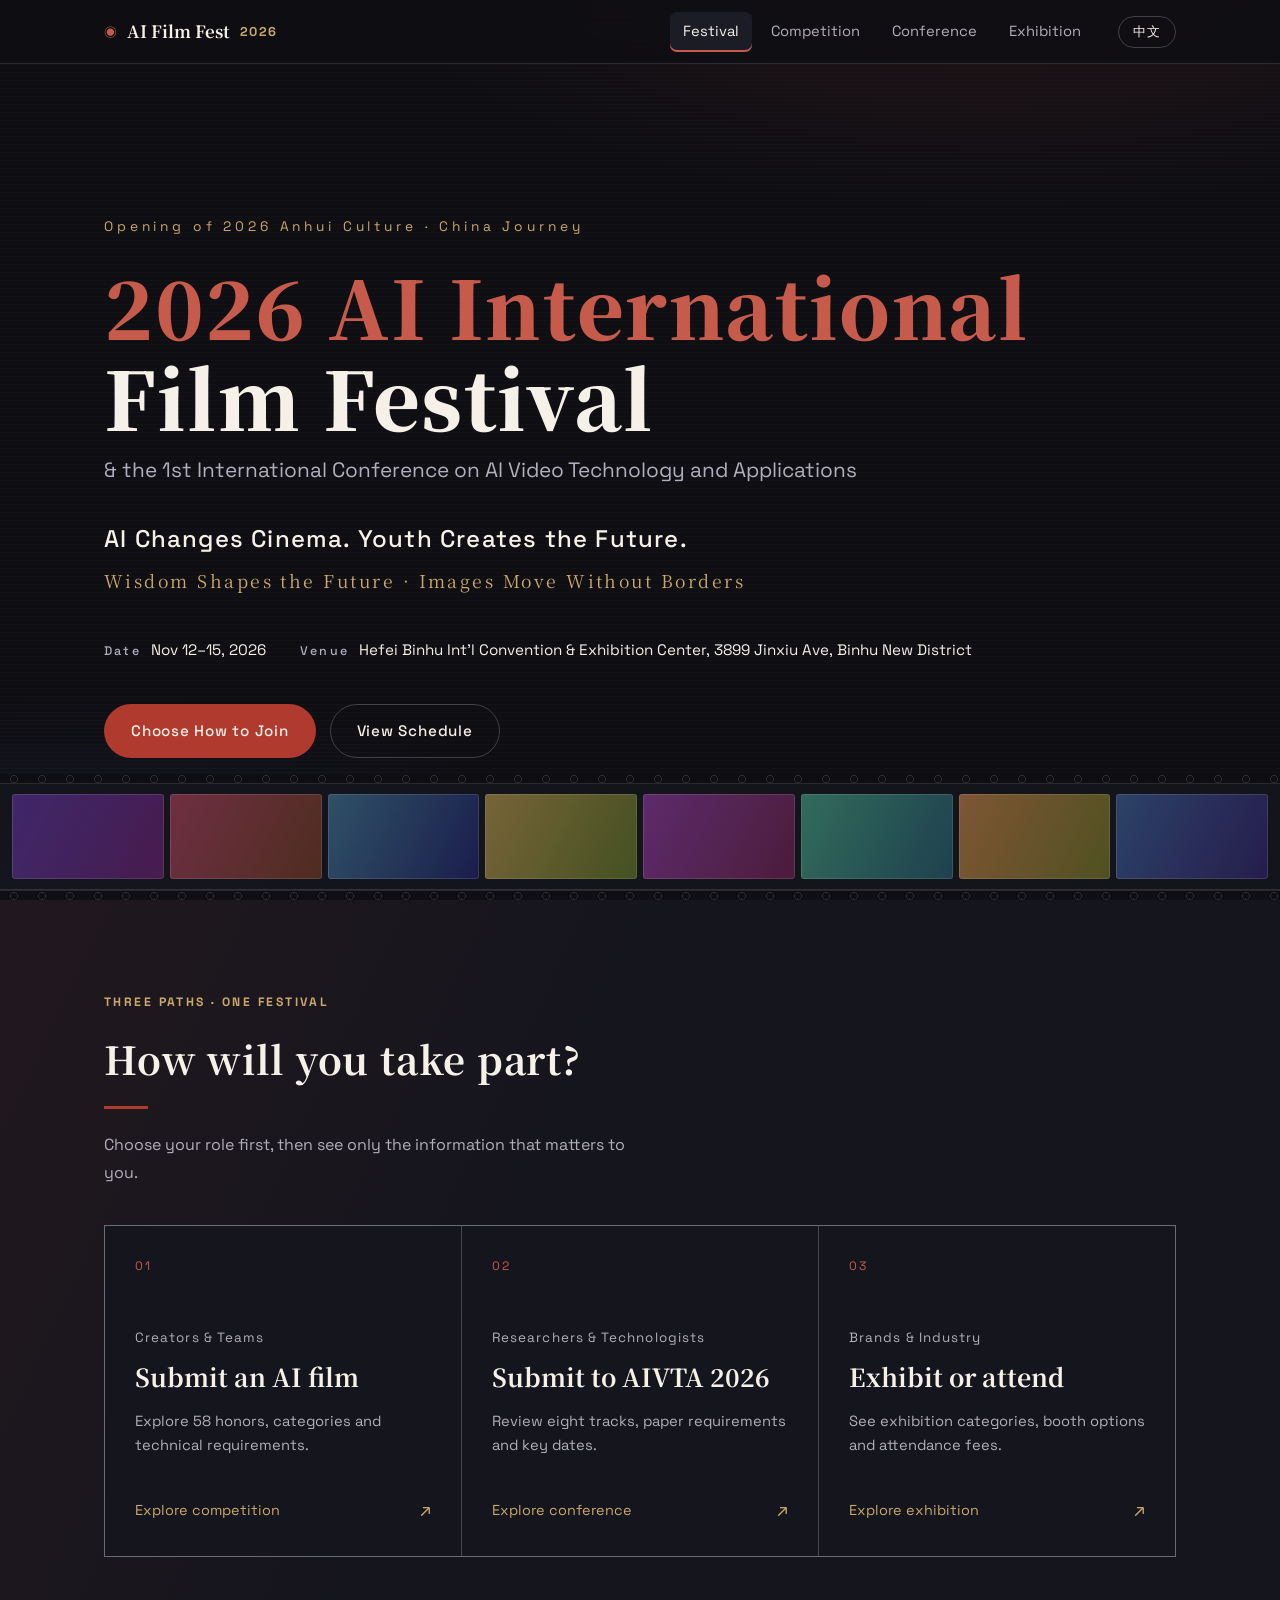
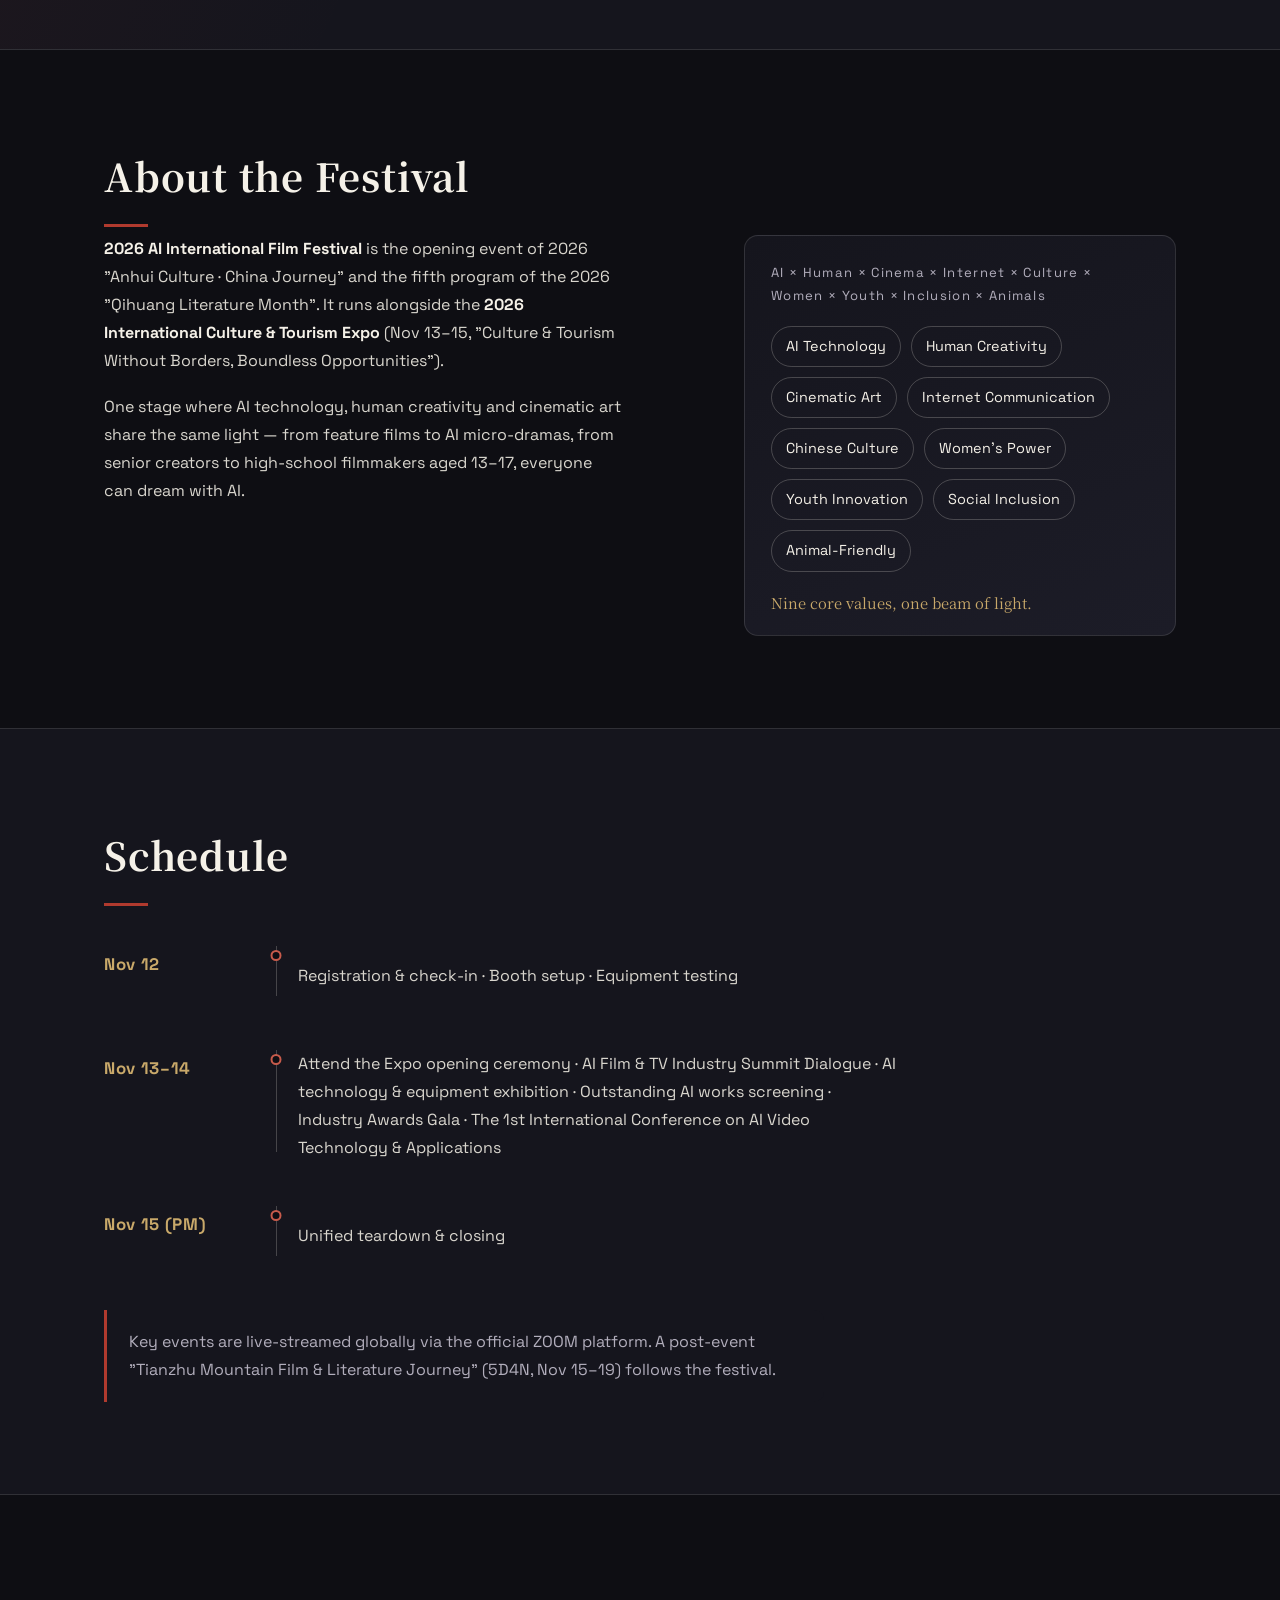
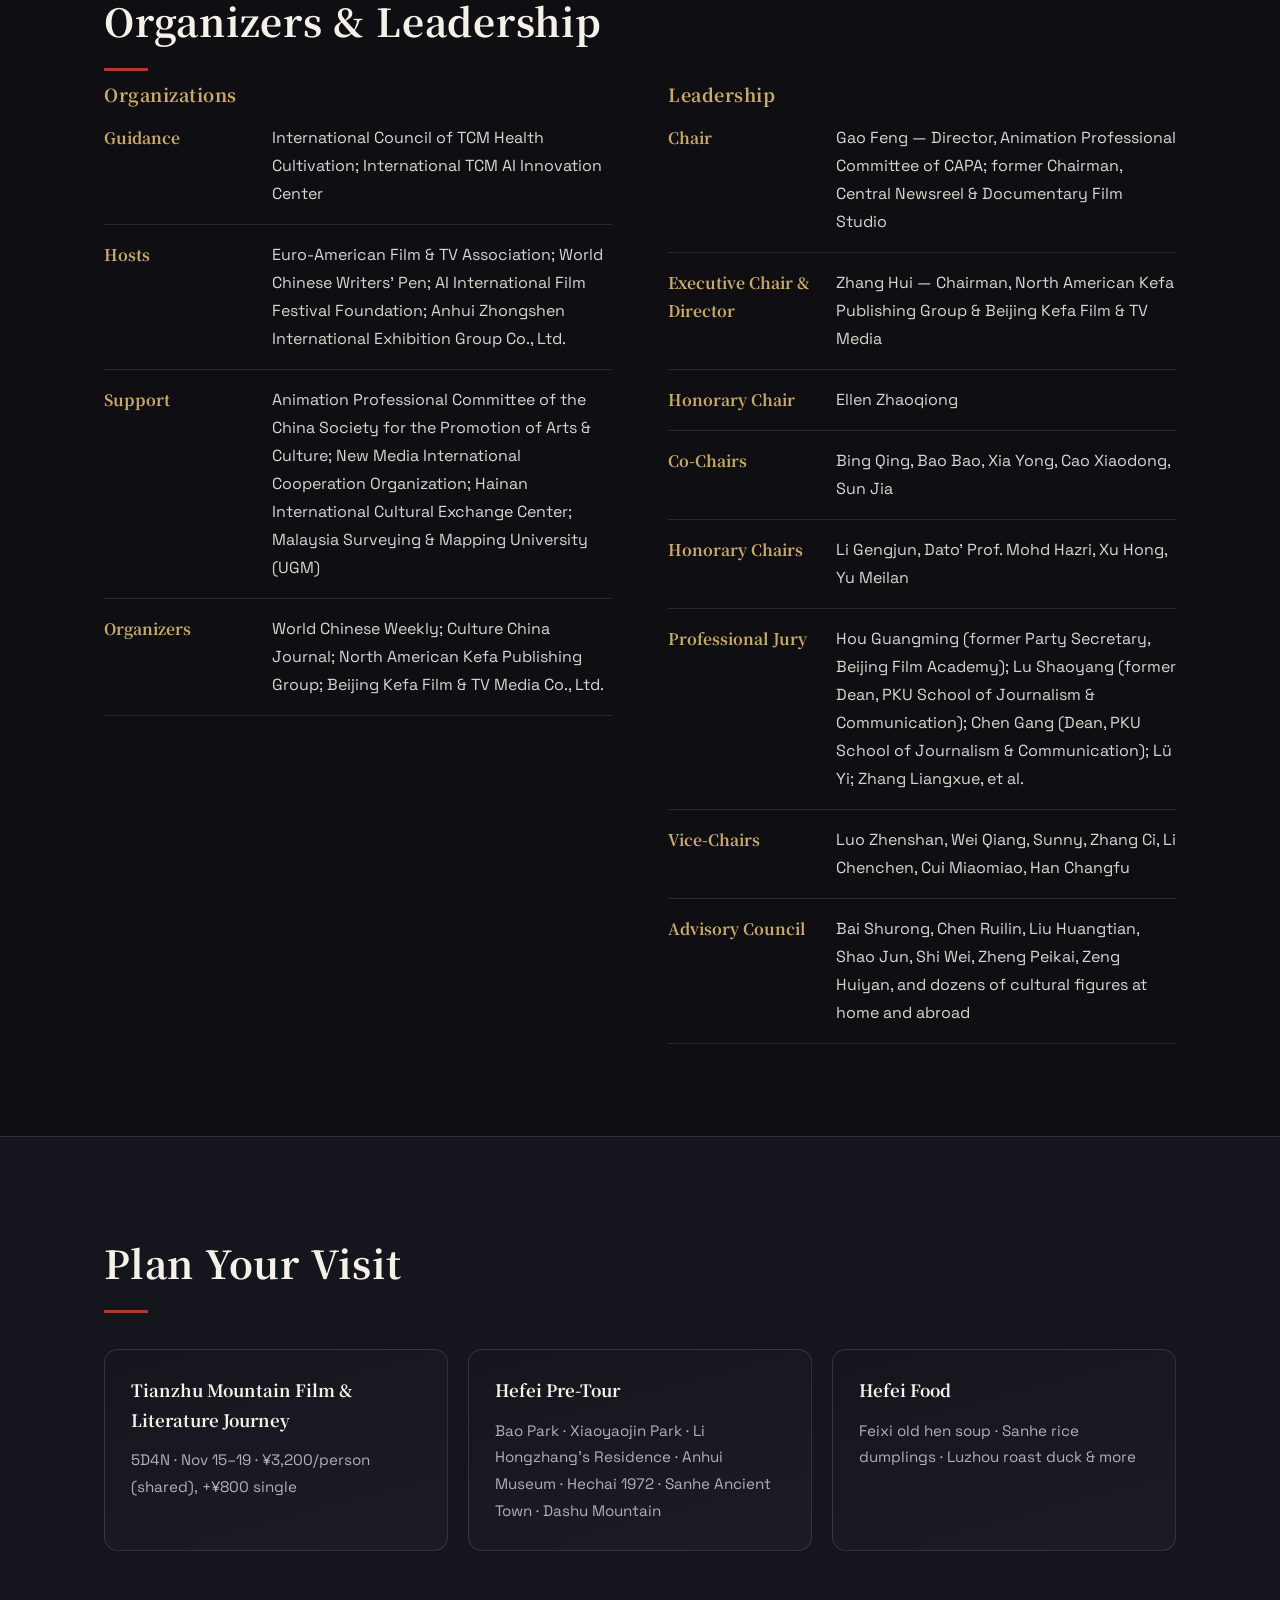
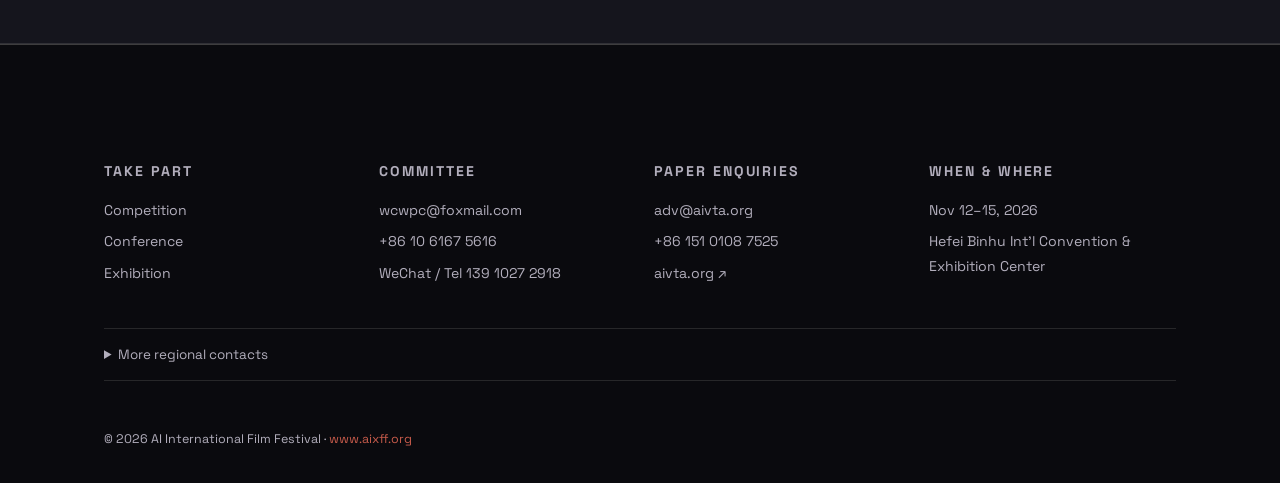
<file: index.html>
<!doctype html>
<html lang="zh-CN">
<head>
<meta charset="utf-8">
<meta name="viewport" content="width=device-width, initial-scale=1">
<title>2026 AI国际影展 · AI International Film Festival</title>
<meta name="description" content="2026AI国际影展暨首届AI视频技术及应用国际会议 · 智绘未来·影动无界 · 2026.11.12–11.15 合肥滨湖国际会展中心">
<link rel="canonical" href="https://aixff.org/">

<!-- Favicon -->
<link rel="icon" href="data:image/svg+xml,%3Csvg xmlns='http://www.w3.org/2000/svg' viewBox='0 0 100 100'%3E%3Crect width='100' height='100' rx='20' fill='%230E0E13'/%3E%3Crect x='17' y='27' width='66' height='46' rx='7' fill='none' stroke='%23B03A2E' stroke-width='7'/%3E%3Ccircle cx='50' cy='50' r='9' fill='%23C9A96A'/%3E%3C/svg%3E">

<!-- Open Graph / 微信分享卡片 -->
<meta property="og:type" content="website">
<meta property="og:site_name" content="AI国际影展 · AI International Film Festival">
<meta property="og:title" content="2026 AI国际影展 · AI International Film Festival">
<meta property="og:description" content="2026AI国际影展暨首届AI视频技术及应用国际会议 · 智绘未来·影动无界 · 2026.11.12–11.15 合肥滨湖国际会展中心">
<meta property="og:url" content="https://aixff.org/">
<meta property="og:image" content="https://aixff.org/assets/og-poster.png">
<meta property="og:image:width" content="1200">
<meta property="og:image:height" content="630">
<meta property="og:locale" content="zh_CN">
<meta property="og:locale:alternate" content="en_US">
<meta name="twitter:card" content="summary_large_image">
<meta name="twitter:title" content="2026 AI International Film Festival · AI国际影展">
<meta name="twitter:description" content="AI Changes Cinema. Youth Creates the Future. · Nov 12–15, 2026 · Hefei Binhu Int'l Convention &amp; Exhibition Center">
<meta name="twitter:image" content="https://aixff.org/assets/og-poster.png">

<!-- 结构化数据：Event（供 Google 富摘要） -->
<script type="application/ld+json">
{
  "@context": "https://schema.org",
  "@type": "Event",
  "name": "2026AI国际影展 · 2026 AI International Film Festival",
  "alternateName": "首届AI视频技术及应用国际会议（AIVTA 2026）",
  "description": "2026AI国际影展暨首届AI视频技术及应用国际会议，主题「智绘未来·影动无界」。从院线长片到AI微短剧，从银龄创作者到13–17岁高中生，人人皆可“以AI造梦”。同期举办2026国际文旅博览会。",
  "startDate": "2026-11-12",
  "endDate": "2026-11-15",
  "eventStatus": "https://schema.org/EventScheduled",
  "eventAttendanceMode": "https://schema.org/OfflineEventAttendanceMode",
  "location": {
    "@type": "Place",
    "name": "合肥滨湖国际会展中心",
    "address": {
      "@type": "PostalAddress",
      "streetAddress": "安徽省合肥市包河区滨湖新区锦绣大道3899号",
      "addressLocality": "合肥",
      "addressRegion": "安徽",
      "addressCountry": "CN"
    }
  },
  "organizer": [
    { "@type": "Organization", "name": "欧美影视协会" },
    { "@type": "Organization", "name": "世界华人作家笔会" },
    { "@type": "Organization", "name": "AI国际电影节基金会" },
    { "@type": "Organization", "name": "安徽中设国际会展集团有限公司" }
  ],
  "offers": {
    "@type": "Offer",
    "name": "标准参会（含住宿餐饮会务）",
    "price": "2400",
    "priceCurrency": "CNY",
    "availability": "https://schema.org/InStock"
  },
  "url": "https://aixff.org/",
  "sameAs": "https://www.aivta.org"
}
</script>

<!-- 字体：非阻塞加载（中国网络访问 Google Fonts 较慢，用系统字体即时应答） -->
<link rel="preconnect" href="https://fonts.googleapis.com">
<link rel="preconnect" href="https://fonts.gstatic.com" crossorigin>
<link href="https://fonts.googleapis.com/css2?family=Noto+Serif+SC:wght@500;700;900&family=Space+Grotesk:wght@400;500;700&display=swap" rel="stylesheet" media="print" onload="this.media='all'">
<noscript><link href="https://fonts.googleapis.com/css2?family=Noto+Serif+SC:wght@500;700;900&family=Space+Grotesk:wght@400;500;700&display=swap" rel="stylesheet"></noscript>
<link rel="stylesheet" href="assets/css/style.css?v=20260903-2">
</head>
<body data-page="home" data-title-zh="2026 AI国际影展 · AI International Film Festival" data-title-en="2026 AI International Film Festival">

<!-- ============ 顶部导航 ============ -->
<header class="nav" id="nav">
  <div class="nav-inner wrap">
    <a class="brand" href="#hero">
      <span class="brand-mark" aria-hidden="true">◉</span>
      <span class="zh">AI国际影展</span><span class="en" hidden>AI Film Fest</span>
      <span class="brand-year">2026</span>
    </a>
    <nav class="nav-links" id="navLinks" aria-label="Main navigation">
      <a href="#hero" class="zh active" aria-current="page">首页</a><a href="#hero" class="en active" hidden aria-current="page">Festival</a>
      <a href="submit.html" class="zh">作品竞赛</a><a href="submit.html" class="en" hidden>Competition</a>
      <a href="conference.html" class="zh">学术会议</a><a href="conference.html" class="en" hidden>Conference</a>
      <a href="expo.html" class="zh">产业展览</a><a href="expo.html" class="en" hidden>Exhibition</a>
    </nav>
    <div class="nav-actions">
      <button class="lang-toggle" id="langToggle" type="button" aria-label="Switch language">EN</button>
      <button class="nav-burger" id="navBurger" type="button" aria-expanded="false" aria-controls="navLinks" aria-label="Menu">
        <span></span><span></span>
      </button>
    </div>
  </div>
</header>

<main>

<!-- ============ 1 · Hero ============ -->
<section class="hero" id="hero">
  <div class="hero-glow" aria-hidden="true"></div>
  <div class="wrap hero-inner">
    <p class="hero-kicker">
      <span class="zh">2026 安徽文化中国行 · 开篇之作</span>
      <span class="en" hidden>Opening of 2026 Anhui Culture · China Journey</span>
    </p>
    <h1 class="hero-title">
      <span class="zh">2026 <em>AI国际影展</em></span>
      <span class="en" hidden><em>2026 AI International</em><br>Film Festival</span>
    </h1>
    <p class="hero-sub">
      <span class="zh">暨首届AI视频技术及应用国际会议</span>
      <span class="en" hidden>&amp; the 1st International Conference on AI Video Technology and Applications</span>
    </p>
    <p class="hero-theme latin" lang="en">AI Changes Cinema. Youth Creates the Future.</p>
    <p class="hero-theme-cn">
      <span class="zh">智绘未来 · 影动无界</span>
      <span class="en" hidden>Wisdom Shapes the Future · Images Move Without Borders</span>
    </p>

    <p class="hero-meta">
      <span class="hm-item"><b class="zh">时间</b><b class="en" hidden>Date</b> <span class="zh">2026年11月12日—15日</span><span class="en" hidden>Nov 12–15, 2026</span></span>
      <span class="hm-item"><b class="zh">地点</b><b class="en" hidden>Venue</b> <span class="zh">合肥滨湖国际会展中心（滨湖新区锦绣大道3899号）</span><span class="en" hidden>Hefei Binhu Int'l Convention &amp; Exhibition Center, 3899 Jinxiu Ave, Binhu New District</span></span>
    </p>

    <div class="hero-cta">
      <a class="btn btn-red" href="#participate"><span class="zh">选择参与方式</span><span class="en" hidden>Choose How to Join</span></a>
      <a class="btn btn-ghost" href="#schedule"><span class="zh">查看日程</span><span class="en" hidden>View Schedule</span></a>
    </div>
  </div>

  <div class="filmstrip" aria-hidden="true">
    <div class="fs-hole fs-hole-top"></div>
    <div class="fs-frames">
      <span class="fs-frame" style="--h:258;--s:52%;--l:34%"></span>
      <span class="fs-frame" style="--h:340;--s:48%;--l:36%"></span>
      <span class="fs-frame" style="--h:200;--s:44%;--l:33%"></span>
      <span class="fs-frame" style="--h:40;--s:46%;--l:38%"></span>
      <span class="fs-frame" style="--h:285;--s:50%;--l:35%"></span>
      <span class="fs-frame" style="--h:160;--s:46%;--l:34%"></span>
      <span class="fs-frame" style="--h:25;--s:50%;--l:40%"></span>
      <span class="fs-frame" style="--h:215;--s:48%;--l:33%"></span>
    </div>
    <div class="fs-hole fs-hole-bottom"></div>
  </div>
</section>

<!-- ============ 2 · Participation pathways ============ -->
<section class="section pathways" id="participate">
  <div class="wrap">
    <p class="section-kicker"><span class="zh">三个入口 · 一次盛会</span><span class="en" hidden>Three paths · One festival</span></p>
    <h2 class="sec-title"><span class="zh">你希望如何参与？</span><span class="en" hidden>How will you take part?</span></h2>
    <p class="section-intro"><span class="zh">先选择你的身份，再查看与这件事真正相关的信息。</span><span class="en" hidden>Choose your role first, then see only the information that matters to you.</span></p>

    <div class="pathway-grid">
      <a class="pathway-card" href="submit.html">
        <span class="pathway-no" aria-hidden="true">01</span>
        <span class="pathway-role"><span class="zh">创作者与团队</span><span class="en" hidden>Creators &amp; Teams</span></span>
        <strong><span class="zh">提交 AI 影像作品</span><span class="en" hidden>Submit an AI film</span></strong>
        <span class="pathway-copy"><span class="zh">查看 58 项作品荣誉、参赛类别与技术要求。</span><span class="en" hidden>Explore 58 honors, categories and technical requirements.</span></span>
        <span class="pathway-link"><span class="zh">进入作品竞赛</span><span class="en" hidden>Explore competition</span> <i aria-hidden="true">↗</i></span>
      </a>
      <a class="pathway-card" href="conference.html">
        <span class="pathway-no" aria-hidden="true">02</span>
        <span class="pathway-role"><span class="zh">研究者与技术团队</span><span class="en" hidden>Researchers &amp; Technologists</span></span>
        <strong><span class="zh">投稿 AIVTA 2026</span><span class="en" hidden>Submit to AIVTA 2026</span></strong>
        <span class="pathway-copy"><span class="zh">查看八大征稿方向、论文要求与关键日期。</span><span class="en" hidden>Review eight tracks, paper requirements and key dates.</span></span>
        <span class="pathway-link"><span class="zh">进入学术会议</span><span class="en" hidden>Explore conference</span> <i aria-hidden="true">↗</i></span>
      </a>
      <a class="pathway-card" href="expo.html">
        <span class="pathway-no" aria-hidden="true">03</span>
        <span class="pathway-role"><span class="zh">品牌与产业伙伴</span><span class="en" hidden>Brands &amp; Industry</span></span>
        <strong><span class="zh">参展或参加大会</span><span class="en" hidden>Exhibit or attend</span></strong>
        <span class="pathway-copy"><span class="zh">查看招展范围、展位规格与参会费用。</span><span class="en" hidden>See exhibition categories, booth options and attendance fees.</span></span>
        <span class="pathway-link"><span class="zh">进入产业展览</span><span class="en" hidden>Explore exhibition</span> <i aria-hidden="true">↗</i></span>
      </a>
    </div>
  </div>
</section>

<!-- ============ 3 · About ============ -->
<section class="section" id="about">
  <div class="wrap">
    <h2 class="sec-title"><span class="zh">关于影展</span><span class="en" hidden>About the Festival</span></h2>

    <div class="about-grid">
      <div class="about-lede">
        <div class="zh">
          <p><strong>2026AI国际影展</strong>是2026“安徽文化中国行”的开篇之作，也是2026“岐黄文学月”第五档系列活动。同期举办的还有<strong>2026国际文旅博览会</strong>（11月13–15日，主题“文旅无界，商机无限”）。</p>
          <p>这是一个把AI技术、人类创意与电影艺术放在同一束光下的舞台 —— 从院线长片到AI微短剧，从银龄创作者到13–17岁的高中生，人人皆可“以AI造梦”。</p>
        </div>
        <div class="en" hidden>
          <p><strong>2026 AI International Film Festival</strong> is the opening event of 2026 "Anhui Culture · China Journey" and the fifth program of the 2026 "Qihuang Literature Month". It runs alongside the <strong>2026 International Culture &amp; Tourism Expo</strong> (Nov 13–15, "Culture &amp; Tourism Without Borders, Boundless Opportunities").</p>
          <p>One stage where AI technology, human creativity and cinematic art share the same light — from feature films to AI micro-dramas, from senior creators to high-school filmmakers aged 13–17, everyone can dream with AI.</p>
        </div>
      </div>

      <div class="about-vision">
        <p class="latin" lang="en">AI × Human × Cinema × Internet × Culture × Women × Youth × Inclusion × Animals</p>
        <ul class="values">
          <li><span class="zh">AI技术</span><span class="en" hidden>AI Technology</span></li>
          <li><span class="zh">人类创意</span><span class="en" hidden>Human Creativity</span></li>
          <li><span class="zh">电影艺术</span><span class="en" hidden>Cinematic Art</span></li>
          <li><span class="zh">互联网传播</span><span class="en" hidden>Internet Communication</span></li>
          <li><span class="zh">中国文化</span><span class="en" hidden>Chinese Culture</span></li>
          <li><span class="zh">女性力量</span><span class="en" hidden>Women's Power</span></li>
          <li><span class="zh">青少年创新</span><span class="en" hidden>Youth Innovation</span></li>
          <li><span class="zh">社会包容</span><span class="en" hidden>Social Inclusion</span></li>
          <li><span class="zh">动物友善</span><span class="en" hidden>Animal-Friendly</span></li>
        </ul>
        <p class="about-vision-note"><span class="zh">九大核心理念，一条光路。</span><span class="en" hidden>Nine core values, one beam of light.</span></p>
      </div>
    </div>
  </div>
</section>

<!-- ============ 4 · Schedule ============ -->
<section class="section section-alt" id="schedule">
  <div class="wrap">
    <h2 class="sec-title"><span class="zh">日程安排</span><span class="en" hidden>Schedule</span></h2>

    <ol class="timeline">
      <li class="tl-item">
        <span class="tl-date"><span class="zh">11月12日</span><span class="en" hidden>Nov 12</span></span>
        <span class="tl-line" aria-hidden="true"></span>
        <p class="tl-body"><span class="zh">报到注册 · 展位搭建 · 设备调试</span><span class="en" hidden>Registration &amp; check-in · Booth setup · Equipment testing</span></p>
      </li>
      <li class="tl-item">
        <span class="tl-date"><span class="zh">11月13—14日</span><span class="en" hidden>Nov 13–14</span></span>
        <span class="tl-line" aria-hidden="true"></span>
        <div class="tl-body">
          <span class="zh">列席2026国际文旅博览会开幕式 · AI影视产业高峰对话 · AI影视技术设备展览 · 优秀AI影视作品展映 · 行业颁奖盛典 · 首届AI视频技术及应用国际会议</span>
          <span class="en" hidden>Attend the Expo opening ceremony · AI Film &amp; TV Industry Summit Dialogue · AI technology &amp; equipment exhibition · Outstanding AI works screening · Industry Awards Gala · The 1st International Conference on AI Video Technology &amp; Applications</span>
        </div>
      </li>
      <li class="tl-item">
        <span class="tl-date"><span class="zh">11月15日下午</span><span class="en" hidden>Nov 15 (PM)</span></span>
        <span class="tl-line" aria-hidden="true"></span>
        <p class="tl-body"><span class="zh">统一撤展 · 散会</span><span class="en" hidden>Unified teardown &amp; closing</span></p>
      </li>
    </ol>

    <p class="schedule-note">
      <span class="zh">重要活动通过官方 ZOOM 平台全球同步直播。会后另设“天柱山影视文学之旅”（5天4晚，11月15–19日）。</span>
      <span class="en" hidden>Key events are live-streamed globally via the official ZOOM platform. A post-event "Tianzhu Mountain Film &amp; Literature Journey" (5D4N, Nov 15–19) follows the festival.</span>
    </p>
  </div>
</section>

<!-- ============ 5 · Organizations & Jury ============ -->
<section class="section" id="org">
  <div class="wrap">
    <h2 class="sec-title"><span class="zh">组织机构与主席团</span><span class="en" hidden>Organizers &amp; Leadership</span></h2>

    <div class="org-grid">
      <div class="org-col">
        <h3 class="sub-title"><span class="zh">组织机构</span><span class="en" hidden>Organizations</span></h3>
        <dl class="org-list">
          <div><dt><span class="zh">指导单位</span><span class="en" hidden>Guidance</span></dt><dd><span class="zh">国际中医养生大会理事会、国际中医药AI创新中心</span><span class="en" hidden>International Council of TCM Health Cultivation; International TCM AI Innovation Center</span></dd></div>
          <div><dt><span class="zh">主办单位</span><span class="en" hidden>Hosts</span></dt><dd><span class="zh">欧美影视协会、世界华人作家笔会、AI国际电影节基金会、安徽中设国际会展集团有限公司</span><span class="en" hidden>Euro-American Film &amp; TV Association; World Chinese Writers' Pen; AI International Film Festival Foundation; Anhui Zhongshen International Exhibition Group Co., Ltd.</span></dd></div>
          <div><dt><span class="zh">支持单位</span><span class="en" hidden>Support</span></dt><dd><span class="zh">中国文化艺术发展促进会动画专业委员会、新媒体国际合作组织、海南省国际文化交流中心、马来西亚测绘大学（UGM）</span><span class="en" hidden>Animation Professional Committee of the China Society for the Promotion of Arts &amp; Culture; New Media International Cooperation Organization; Hainan International Cultural Exchange Center; Malaysia Surveying &amp; Mapping University (UGM)</span></dd></div>
          <div><dt><span class="zh">承办单位</span><span class="en" hidden>Organizers</span></dt><dd><span class="zh">世界华人周刊、文化中国学刊、北美科发出版集团、北京科发影视传媒有限公司</span><span class="en" hidden>World Chinese Weekly; Culture China Journal; North American Kefa Publishing Group; Beijing Kefa Film &amp; TV Media Co., Ltd.</span></dd></div>
        </dl>
      </div>

      <div class="org-col">
        <h3 class="sub-title"><span class="zh">影展主席团</span><span class="en" hidden>Leadership</span></h3>
        <dl class="org-list">
          <div><dt><span class="zh">主席</span><span class="en" hidden>Chair</span></dt><dd><span class="zh">高峰 —— 中国文化艺术发展促进会动画专业委员会主任，中央新影集团原董事长</span><span class="en" hidden>Gao Feng — Director, Animation Professional Committee of CAPA; former Chairman, Central Newsreel &amp; Documentary Film Studio</span></dd></div>
          <div><dt><span class="zh">执行主席兼组委会主任</span><span class="en" hidden>Executive Chair &amp; Director</span></dt><dd><span class="zh">张辉 —— 北美科发出版集团、北京科发影视传媒有限公司董事长</span><span class="en" hidden>Zhang Hui — Chairman, North American Kefa Publishing Group &amp; Beijing Kefa Film &amp; TV Media</span></dd></div>
          <div><dt><span class="zh">名誉主席</span><span class="en" hidden>Honorary Chair</span></dt><dd><span class="zh">艾伦·赵琼</span><span class="en" hidden>Ellen Zhaoqiong</span></dd></div>
          <div><dt><span class="zh">共同主席</span><span class="en" hidden>Co-Chairs</span></dt><dd><span class="zh">冰清、包包、夏咏、曹晓冬、孙嘉</span><span class="en" hidden>Bing Qing, Bao Bao, Xia Yong, Cao Xiaodong, Sun Jia</span></dd></div>
          <div><dt><span class="zh">荣誉主席</span><span class="en" hidden>Honorary Chairs</span></dt><dd><span class="zh">李庚俊、拿督莫海茲教授、徐洪、郁美兰</span><span class="en" hidden>Li Gengjun, Dato' Prof. Mohd Hazri, Xu Hong, Yu Meilan</span></dd></div>
          <div><dt><span class="zh">专业评委团</span><span class="en" hidden>Professional Jury</span></dt><dd><span class="zh">侯光明（北京电影学院原党委书记）、陆绍阳（北京大学新闻与传播学院原院长）、陈刚（北京大学新闻与传播学院院长）、吕艺、张良学等</span><span class="en" hidden>Hou Guangming (former Party Secretary, Beijing Film Academy); Lu Shaoyang (former Dean, PKU School of Journalism &amp; Communication); Chen Gang (Dean, PKU School of Journalism &amp; Communication); Lü Yi; Zhang Liangxue, et al.</span></dd></div>
          <div><dt><span class="zh">副主席</span><span class="en" hidden>Vice-Chairs</span></dt><dd><span class="zh">罗振山、魏强、Sunny、张慈、李晨晨、崔淼淼、韩长福</span><span class="en" hidden>Luo Zhenshan, Wei Qiang, Sunny, Zhang Ci, Li Chenchen, Cui Miaomiao, Han Changfu</span></dd></div>
          <div><dt><span class="zh">顾问团</span><span class="en" hidden>Advisory Council</span></dt><dd><span class="zh">白舒荣、陈瑞琳、刘荒田、少君、施玮、郑培凯、曾慧燕等数十位海内外文化界人士</span><span class="en" hidden>Bai Shurong, Chen Ruilin, Liu Huangtian, Shao Jun, Shi Wei, Zheng Peikai, Zeng Huiyan, and dozens of cultural figures at home and abroad</span></dd></div>
        </dl>
      </div>
    </div>
  </div>
</section>

<!-- ============ 6 · Visit ============ -->
<section class="section section-alt" id="extras">
  <div class="wrap">
    <h2 class="sec-title"><span class="zh">到访合肥</span><span class="en" hidden>Plan Your Visit</span></h2>

    <div class="extras-grid">
      <div class="extra-card">
        <h3><span class="zh">天柱山影视文学之旅</span><span class="en" hidden>Tianzhu Mountain Film &amp; Literature Journey</span></h3>
        <p class="zh">5天4晚 · 11月15–19日 · 3200元/人（合住），单住加800元</p>
        <p class="en" hidden>5D4N · Nov 15–19 · ¥3,200/person (shared), +¥800 single</p>
      </div>
      <div class="extra-card">
        <h3><span class="zh">合肥会前游推荐</span><span class="en" hidden>Hefei Pre-Tour</span></h3>
        <p class="zh">包公园 · 逍遥津公园 · 李鸿章故居 · 安徽博物院 · 合柴1972 · 三河古镇 · 大蜀山</p>
        <p class="en" hidden>Bao Park · Xiaoyaojin Park · Li Hongzhang's Residence · Anhui Museum · Hechai 1972 · Sanhe Ancient Town · Dashu Mountain</p>
      </div>
      <div class="extra-card">
        <h3><span class="zh">合肥美食</span><span class="en" hidden>Hefei Food</span></h3>
        <p class="zh">肥西老母鸡汤 · 三河米饺 · 庐州烤鸭 等</p>
        <p class="en" hidden>Feixi old hen soup · Sanhe rice dumplings · Luzhou roast duck &amp; more</p>
      </div>
    </div>
  </div>
</section>

</main>

<footer class="footer">
  <div class="wrap footer-inner">
    <div class="footer-grid">
      <div>
        <p class="footer-label"><span class="zh">参与</span><span class="en" hidden>Take part</span></p>
        <a href="submit.html"><span class="zh">作品竞赛</span><span class="en" hidden>Competition</span></a>
        <a href="conference.html"><span class="zh">学术会议</span><span class="en" hidden>Conference</span></a>
        <a href="expo.html"><span class="zh">产业展览</span><span class="en" hidden>Exhibition</span></a>
      </div>
      <div>
        <p class="footer-label"><span class="zh">组委会</span><span class="en" hidden>Committee</span></p>
        <a href="mailto:wcwpc@foxmail.com">wcwpc@foxmail.com</a>
        <a href="tel:+861061675616">+86 10 6167 5616</a>
        <a href="tel:+8613910272918"><span class="zh">微信 / 电话 139 1027 2918</span><span class="en" hidden>WeChat / Tel 139 1027 2918</span></a>
      </div>
      <div>
        <p class="footer-label"><span class="zh">论文咨询</span><span class="en" hidden>Paper enquiries</span></p>
        <a href="mailto:adv@aivta.org">adv@aivta.org</a>
        <a href="tel:+8615101087525">+86 151 0108 7525</a>
        <a href="https://www.aivta.org" rel="noopener" target="_blank">aivta.org ↗</a>
      </div>
      <div>
        <p class="footer-label"><span class="zh">时间地点</span><span class="en" hidden>When &amp; where</span></p>
        <span><span class="zh">2026.11.12—11.15</span><span class="en" hidden>Nov 12–15, 2026</span></span>
        <span><span class="zh">合肥滨湖国际会展中心</span><span class="en" hidden>Hefei Binhu Int'l Convention &amp; Exhibition Center</span></span>
      </div>
    </div>
    <details class="footer-more">
      <summary><span class="zh">查看其他地区联络电话</span><span class="en" hidden>More regional contacts</span></summary>
      <div class="footer-phones">
        <span><b><span class="zh">中国内地</span><span class="en" hidden>Mainland China</span></b> <a href="tel:+8613501006041">135 0100 6041</a> · <a href="tel:+8616710057519">167 1005 7519</a></span>
        <span><b><span class="zh">中国香港</span><span class="en" hidden>Hong Kong</span></b> <a href="tel:+85257016042">+852 5701 6042</a></span>
        <span><b><span class="zh">加拿大</span><span class="en" hidden>Canada</span></b> <a href="tel:+16043685548">+1 604 368 5548</a> · <a href="tel:+16046356035">604 635 6035</a> · <a href="tel:+16048025370">604 802 5370</a></span>
        <span><b><span class="zh">美国</span><span class="en" hidden>USA</span></b> <a href="tel:+16462912938">+1 646 291 2938</a></span>
      </div>
    </details>
    <p class="footer-copy">© 2026 AI International Film Festival · <a href="https://aixff.org">www.aixff.org</a></p>
  </div>
</footer>

<script src="assets/js/main.js"></script>
</body>
</html>
</file>
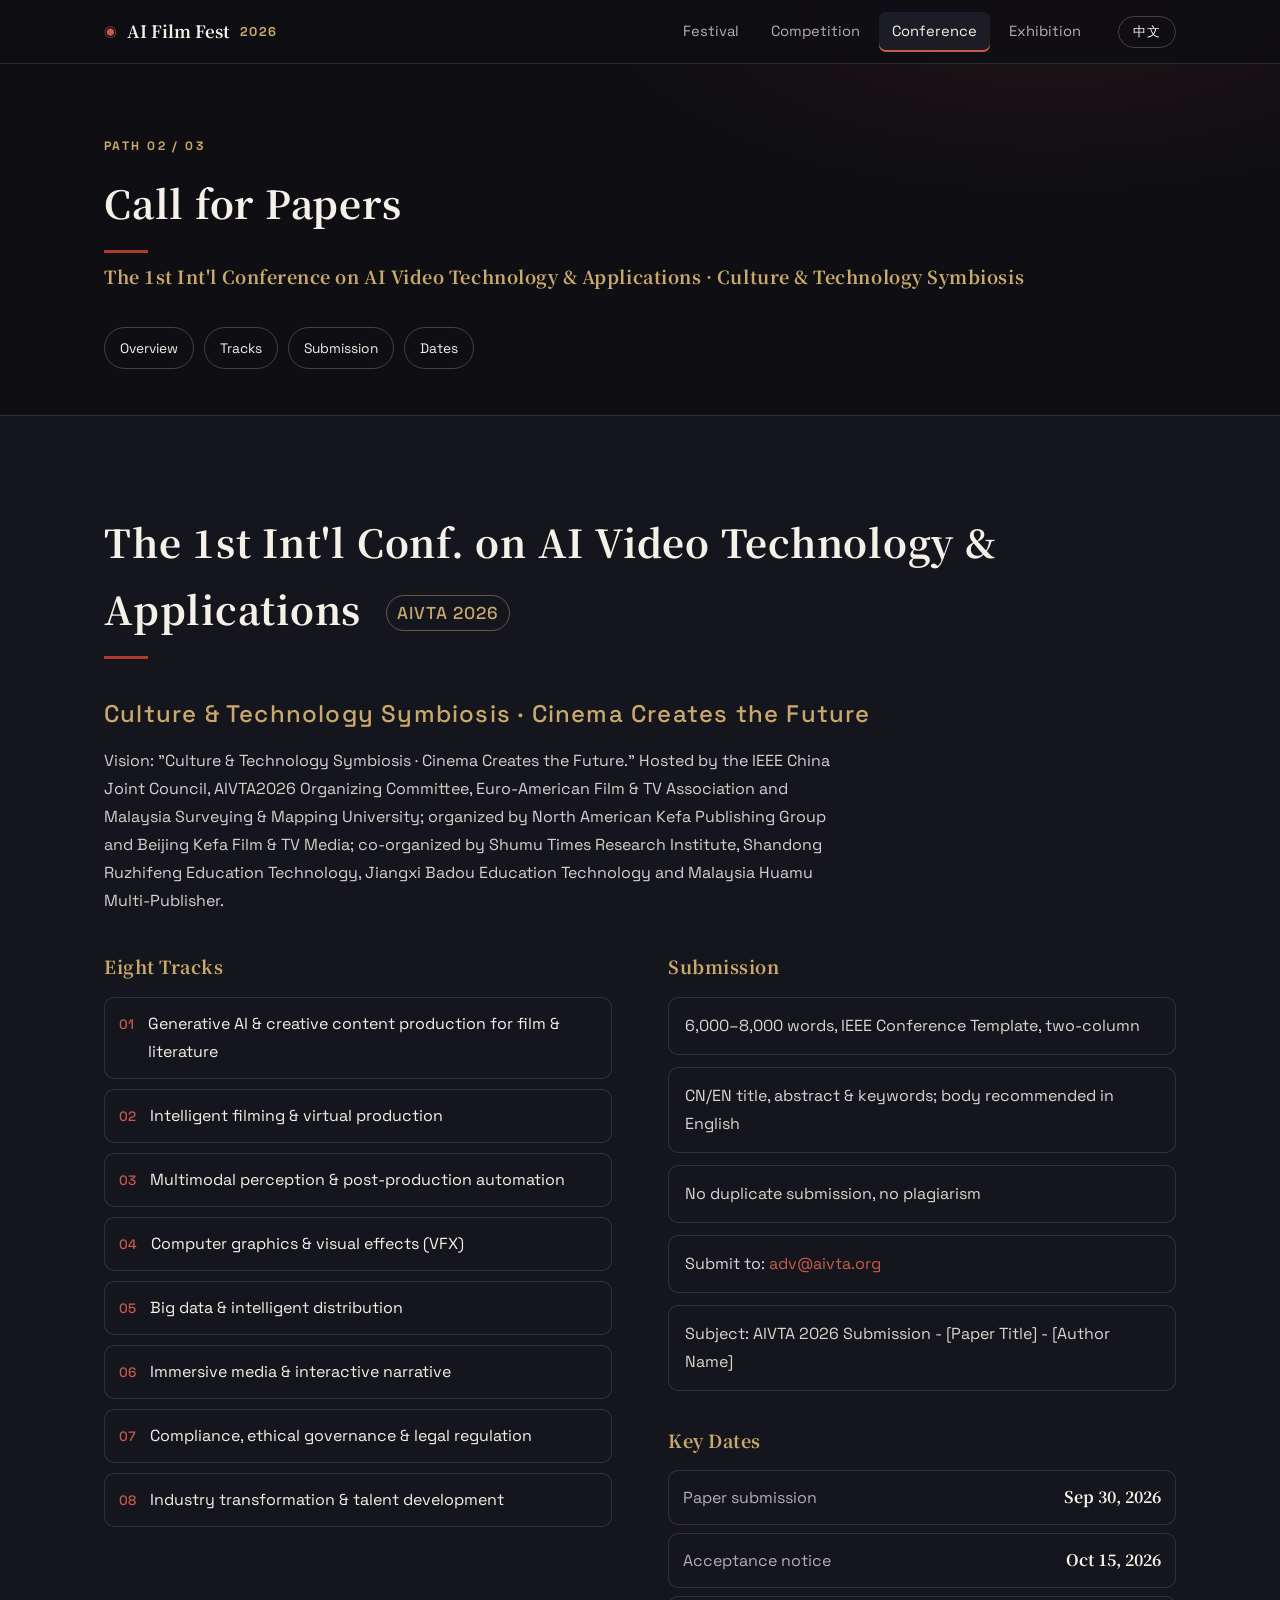
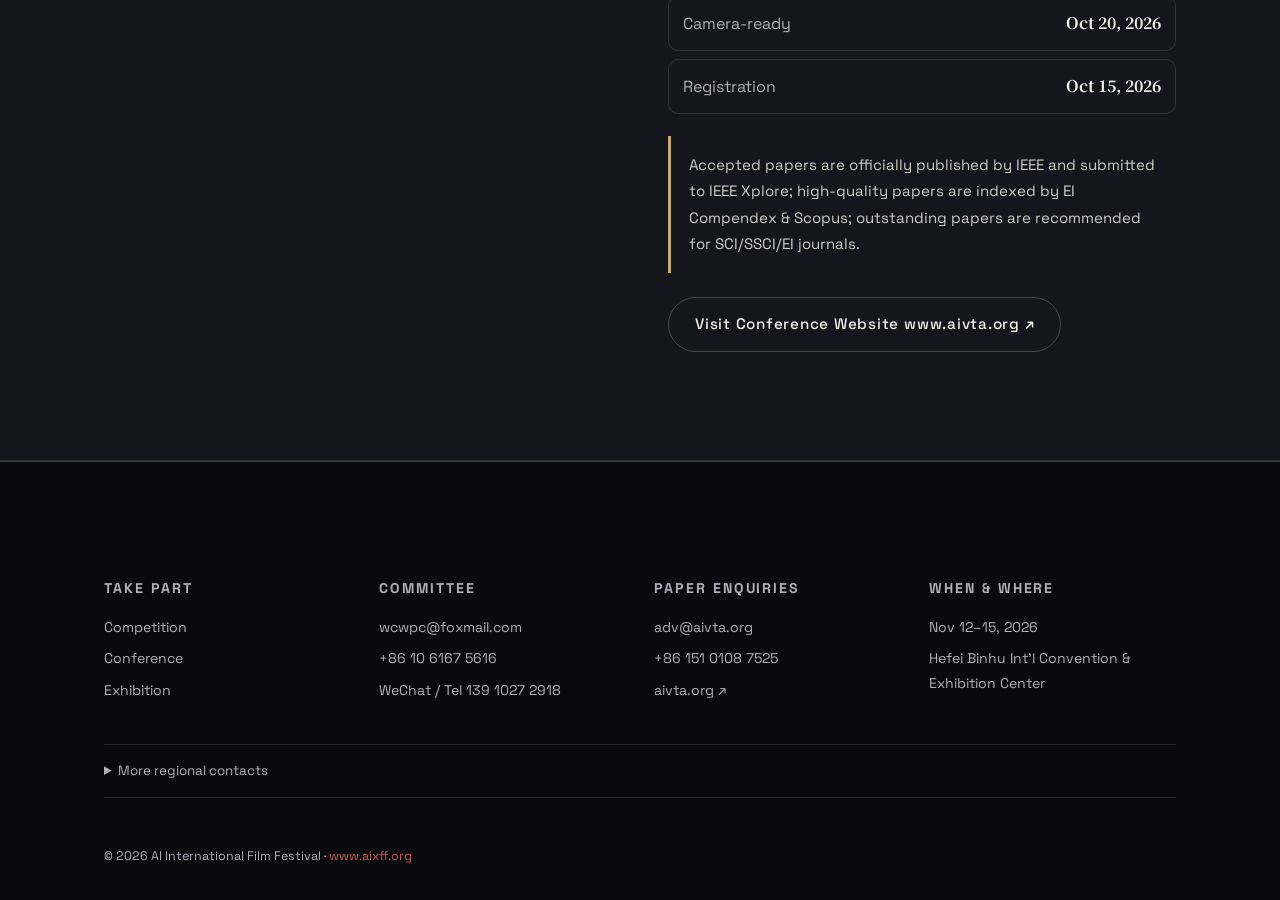
<file: conference.html>
<!doctype html>
<html lang="zh-CN">
<head>
<meta charset="utf-8">
<meta name="viewport" content="width=device-width, initial-scale=1">
<title>会议征稿 AIVTA 2026 · 2026 AI国际影展</title>
<meta name="description" content="首届AI视频技术及应用国际会议（AIVTA 2026）· 八大征稿方向 · IEEE出版并提交IEEE Xplore检索 · 论文投稿截止2026年9月30日 · 投稿邮箱 adv@aivta.org">
<link rel="canonical" href="https://aixff.org/conference.html">

<!-- Favicon -->
<link rel="icon" href="data:image/svg+xml,%3Csvg xmlns='http://www.w3.org/2000/svg' viewBox='0 0 100 100'%3E%3Crect width='100' height='100' rx='20' fill='%230E0E13'/%3E%3Crect x='17' y='27' width='66' height='46' rx='7' fill='none' stroke='%23B03A2E' stroke-width='7'/%3E%3Ccircle cx='50' cy='50' r='9' fill='%23C9A96A'/%3E%3C/svg%3E">

<!-- Open Graph / 微信分享卡片 -->
<meta property="og:type" content="website">
<meta property="og:site_name" content="AI国际影展 · AI International Film Festival">
<meta property="og:title" content="会议征稿 AIVTA 2026 · 2026 AI国际影展">
<meta property="og:description" content="首届AI视频技术及应用国际会议 · 文技共生·影创未来 · 论文投稿截止2026年9月30日">
<meta property="og:url" content="https://aixff.org/conference.html">
<meta property="og:image" content="https://aixff.org/assets/og-poster.png">
<meta property="og:image:width" content="1200">
<meta property="og:image:height" content="630">
<meta property="og:locale" content="zh_CN">
<meta property="og:locale:alternate" content="en_US">
<meta name="twitter:card" content="summary_large_image">
<meta name="twitter:title" content="Call for Papers AIVTA 2026 · 2026 AI International Film Festival">
<meta name="twitter:description" content="The 1st Int'l Conference on AI Video Technology &amp; Applications · Paper deadline Sep 30, 2026">
<meta name="twitter:image" content="https://aixff.org/assets/og-poster.png">

<!-- 结构化数据：学术会议 Event -->
<script type="application/ld+json">
{
  "@context": "https://schema.org",
  "@type": "Event",
  "name": "首届AI视频技术及应用国际会议 AIVTA 2026",
  "alternateName": "The 1st International Conference on AI Video Technology and Applications",
  "description": "核心愿景「文技共生·影创未来」。录用论文由IEEE正式出版并提交IEEE Xplore检索；高质量论文获EI Compendex与Scopus双核心收录。",
  "startDate": "2026-11-13",
  "endDate": "2026-11-14",
  "eventStatus": "https://schema.org/EventScheduled",
  "eventAttendanceMode": "https://schema.org/MixedEventAttendanceMode",
  "location": {
    "@type": "Place",
    "name": "合肥滨湖国际会展中心",
    "address": {
      "@type": "PostalAddress",
      "streetAddress": "安徽省合肥市包河区滨湖新区锦绣大道3899号",
      "addressLocality": "合肥",
      "addressRegion": "安徽",
      "addressCountry": "CN"
    }
  },
  "organizer": [
    { "@type": "Organization", "name": "IEEE中国联合会" },
    { "@type": "Organization", "name": "AIVTA2026组委会" },
    { "@type": "Organization", "name": "欧美影视协会" },
    { "@type": "Organization", "name": "马来西亚测绘大学" }
  ],
  "url": "https://aixff.org/conference.html",
  "sameAs": "https://www.aivta.org"
}
</script>

<!-- 字体：非阻塞加载 -->
<link rel="preconnect" href="https://fonts.googleapis.com">
<link rel="preconnect" href="https://fonts.gstatic.com" crossorigin>
<link href="https://fonts.googleapis.com/css2?family=Noto+Serif+SC:wght@500;700;900&family=Space+Grotesk:wght@400;500;700&display=swap" rel="stylesheet" media="print" onload="this.media='all'">
<noscript><link href="https://fonts.googleapis.com/css2?family=Noto+Serif+SC:wght@500;700;900&family=Space+Grotesk:wght@400;500;700&display=swap" rel="stylesheet"></noscript>
<link rel="stylesheet" href="assets/css/style.css?v=20260903-2">
</head>
<body data-page="conference" data-title-zh="会议征稿 AIVTA 2026 · 2026 AI国际影展" data-title-en="Call for Papers AIVTA 2026 · 2026 AI International Film Festival">

<!-- ============ 顶部导航 ============ -->
<header class="nav" id="nav">
  <div class="nav-inner wrap">
    <a class="brand" href="index.html">
      <span class="brand-mark" aria-hidden="true">◉</span>
      <span class="zh">AI国际影展</span><span class="en" hidden>AI Film Fest</span>
      <span class="brand-year">2026</span>
    </a>
    <nav class="nav-links" id="navLinks" aria-label="Main navigation">
      <a href="index.html" class="zh">首页</a><a href="index.html" class="en" hidden>Festival</a>
      <a href="submit.html" class="zh">作品竞赛</a><a href="submit.html" class="en" hidden>Competition</a>
      <a href="#conference" class="zh active" aria-current="page">学术会议</a><a href="#conference" class="en active" hidden aria-current="page">Conference</a>
      <a href="expo.html" class="zh">产业展览</a><a href="expo.html" class="en" hidden>Exhibition</a>
    </nav>
    <div class="nav-actions">
      <button class="lang-toggle" id="langToggle" type="button" aria-label="Switch language">EN</button>
      <button class="nav-burger" id="navBurger" type="button" aria-expanded="false" aria-controls="navLinks" aria-label="Menu">
        <span></span><span></span>
      </button>
    </div>
  </div>
</header>

<main>

<!-- ============ 页头 ============ -->
<section class="section" id="conference">
  <div class="wrap">
    <p class="page-kicker"><span class="zh">参与路径 02 / 03</span><span class="en" hidden>Path 02 / 03</span></p>
    <h1 class="sec-title"><span class="zh">会议征稿</span><span class="en" hidden>Call for Papers</span></h1>
    <p class="sub-title"><span class="zh">首届AI视频技术及应用国际会议 AIVTA 2026 · 文技共生 · 影创未来</span><span class="en" hidden>The 1st Int'l Conference on AI Video Technology &amp; Applications · Culture &amp; Technology Symbiosis</span></p>
    <nav class="section-nav" aria-label="Page navigation">
      <a href="#cfp"><span class="zh">会议简介</span><span class="en" hidden>Overview</span></a>
      <a href="#tracks"><span class="zh">征稿方向</span><span class="en" hidden>Tracks</span></a>
      <a href="#paper-submit"><span class="zh">投稿要求</span><span class="en" hidden>Submission</span></a>
      <a href="#deadlines"><span class="zh">关键日期</span><span class="en" hidden>Dates</span></a>
    </nav>
  </div>
</section>

<!-- ============ AIVTA 2026 ============ -->
<section class="section section-alt" id="cfp">
  <div class="wrap">
    <h2 class="sec-title"><span class="zh">首届AI视频技术及应用国际会议 <b class="sec-count">AIVTA 2026</b></span><span class="en" hidden>The 1st Int'l Conf. on AI Video Technology &amp; Applications <b class="sec-count">AIVTA 2026</b></span></h2>

    <div class="conference-intro">
      <p class="conference-vision latin" lang="en">Culture &amp; Technology Symbiosis · Cinema Creates the Future</p>
      <p><span class="zh">核心愿景：文技共生 · 影创未来。会议由IEEE中国联合会、AIVTA2026组委会、欧美影视协会、马来西亚测绘大学主办；北美科发出版集团、北京科发影视传媒有限公司承办；水木时代研究院、山东儒之风教育科技有限公司、江西八斗教育科技有限公司、马来西亚华穆多元出版社协办。</span>
      <span class="en" hidden>Vision: "Culture &amp; Technology Symbiosis · Cinema Creates the Future." Hosted by the IEEE China Joint Council, AIVTA2026 Organizing Committee, Euro-American Film &amp; TV Association and Malaysia Surveying &amp; Mapping University; organized by North American Kefa Publishing Group and Beijing Kefa Film &amp; TV Media; co-organized by Shumu Times Research Institute, Shandong Ruzhifeng Education Technology, Jiangxi Badou Education Technology and Malaysia Huamu Multi-Publisher.</span></p>
    </div>

    <div class="two-col">
      <div>
        <h3 class="sub-title" id="tracks"><span class="zh">八大征稿方向</span><span class="en" hidden>Eight Tracks</span></h3>
        <ol class="tracks">
          <li><span class="zh">生成式AI与影视文学创意内容生产</span><span class="en" hidden>Generative AI &amp; creative content production for film &amp; literature</span></li>
          <li><span class="zh">智能拍摄与虚拟制片技术</span><span class="en" hidden>Intelligent filming &amp; virtual production</span></li>
          <li><span class="zh">多模态感知与后期制作自动化</span><span class="en" hidden>Multimodal perception &amp; post-production automation</span></li>
          <li><span class="zh">计算机图形学与视觉特效（VFX）</span><span class="en" hidden>Computer graphics &amp; visual effects (VFX)</span></li>
          <li><span class="zh">影视文学大数据与智能分发</span><span class="en" hidden>Big data &amp; intelligent distribution</span></li>
          <li><span class="zh">沉浸式媒体与交互叙事</span><span class="en" hidden>Immersive media &amp; interactive narrative</span></li>
          <li><span class="zh">合规、伦理治理与法律规制</span><span class="en" hidden>Compliance, ethical governance &amp; legal regulation</span></li>
          <li><span class="zh">产业变革与人才培养</span><span class="en" hidden>Industry transformation &amp; talent development</span></li>
        </ol>
      </div>
      <div>
        <h3 class="sub-title" id="paper-submit"><span class="zh">投稿要求</span><span class="en" hidden>Submission</span></h3>
        <ul class="req-list">
          <li><span class="zh">全文6000–8000字，IEEE Conference Template双栏排版</span><span class="en" hidden>6,000–8,000 words, IEEE Conference Template, two-column</span></li>
          <li><span class="zh">须含中英文标题、摘要及关键词；正文建议英文撰写</span><span class="en" hidden>CN/EN title, abstract &amp; keywords; body recommended in English</span></li>
          <li><span class="zh">严禁一稿多投、抄袭剽窃</span><span class="en" hidden>No duplicate submission, no plagiarism</span></li>
          <li><span class="zh">投稿邮箱：<a href="mailto:adv@aivta.org">adv@aivta.org</a></span><span class="en" hidden>Submit to: <a href="mailto:adv@aivta.org">adv@aivta.org</a></span></li>
          <li><span class="zh">邮件主题：AIVTA 2026 Submission - [Paper Title] - [Author Name]</span><span class="en" hidden>Subject: AIVTA 2026 Submission - [Paper Title] - [Author Name]</span></li>
        </ul>
        <h3 class="sub-title sub-title-gap" id="deadlines"><span class="zh">关键时间节点</span><span class="en" hidden>Key Dates</span></h3>
        <ul class="deadlines">
          <li><span class="zh">论文投稿截止</span><span class="en" hidden>Paper submission</span> <b><span class="zh">2026年9月30日</span><span class="en" hidden>Sep 30, 2026</span></b></li>
          <li><span class="zh">录用通知发出</span><span class="en" hidden>Acceptance notice</span> <b><span class="zh">2026年10月15日</span><span class="en" hidden>Oct 15, 2026</span></b></li>
          <li><span class="zh">最终版提交截止</span><span class="en" hidden>Camera-ready</span> <b><span class="zh">2026年10月20日</span><span class="en" hidden>Oct 20, 2026</span></b></li>
          <li><span class="zh">会议注册截止</span><span class="en" hidden>Registration</span> <b><span class="zh">2026年10月15日</span><span class="en" hidden>Oct 15, 2026</span></b></li>
        </ul>
        <p class="publish-note"><span class="zh">录用论文由IEEE正式出版并提交IEEE Xplore检索；高质量论文获EI Compendex与Scopus双核心收录；优秀论文推荐至SCI/SSCI/EI源刊发表。</span><span class="en" hidden>Accepted papers are officially published by IEEE and submitted to IEEE Xplore; high-quality papers are indexed by EI Compendex &amp; Scopus; outstanding papers are recommended for SCI/SSCI/EI journals.</span></p>
        <p class="conference-cta">
          <a class="btn btn-ghost" href="https://www.aivta.org" rel="noopener" target="_blank"><span class="zh">访问会议官网 www.aivta.org ↗</span><span class="en" hidden>Visit Conference Website www.aivta.org ↗</span></a>
        </p>
      </div>
    </div>
  </div>
</section>

</main>

<footer class="footer">
  <div class="wrap footer-inner">
    <div class="footer-grid">
      <div><p class="footer-label"><span class="zh">参与</span><span class="en" hidden>Take part</span></p><a href="submit.html"><span class="zh">作品竞赛</span><span class="en" hidden>Competition</span></a><a href="conference.html"><span class="zh">学术会议</span><span class="en" hidden>Conference</span></a><a href="expo.html"><span class="zh">产业展览</span><span class="en" hidden>Exhibition</span></a></div>
      <div><p class="footer-label"><span class="zh">组委会</span><span class="en" hidden>Committee</span></p><a href="mailto:wcwpc@foxmail.com">wcwpc@foxmail.com</a><a href="tel:+861061675616">+86 10 6167 5616</a><a href="tel:+8613910272918"><span class="zh">微信 / 电话 139 1027 2918</span><span class="en" hidden>WeChat / Tel 139 1027 2918</span></a></div>
      <div><p class="footer-label"><span class="zh">论文咨询</span><span class="en" hidden>Paper enquiries</span></p><a href="mailto:adv@aivta.org">adv@aivta.org</a><a href="tel:+8615101087525">+86 151 0108 7525</a><a href="https://www.aivta.org" rel="noopener" target="_blank">aivta.org ↗</a></div>
      <div><p class="footer-label"><span class="zh">时间地点</span><span class="en" hidden>When &amp; where</span></p><span><span class="zh">2026.11.12—11.15</span><span class="en" hidden>Nov 12–15, 2026</span></span><span><span class="zh">合肥滨湖国际会展中心</span><span class="en" hidden>Hefei Binhu Int'l Convention &amp; Exhibition Center</span></span></div>
    </div>
    <details class="footer-more">
      <summary><span class="zh">查看其他地区联络电话</span><span class="en" hidden>More regional contacts</span></summary>
      <div class="footer-phones"><span><b><span class="zh">中国内地</span><span class="en" hidden>Mainland China</span></b> <a href="tel:+8613501006041">135 0100 6041</a> · <a href="tel:+8616710057519">167 1005 7519</a></span><span><b><span class="zh">中国香港</span><span class="en" hidden>Hong Kong</span></b> <a href="tel:+85257016042">+852 5701 6042</a></span><span><b><span class="zh">加拿大</span><span class="en" hidden>Canada</span></b> <a href="tel:+16043685548">+1 604 368 5548</a> · <a href="tel:+16046356035">604 635 6035</a> · <a href="tel:+16048025370">604 802 5370</a></span><span><b><span class="zh">美国</span><span class="en" hidden>USA</span></b> <a href="tel:+16462912938">+1 646 291 2938</a></span></div>
    </details>
    <p class="footer-copy">© 2026 AI International Film Festival · <a href="https://aixff.org">www.aixff.org</a></p>
  </div>
</footer>

<script src="assets/js/main.js"></script>
</body>
</html>
</file>
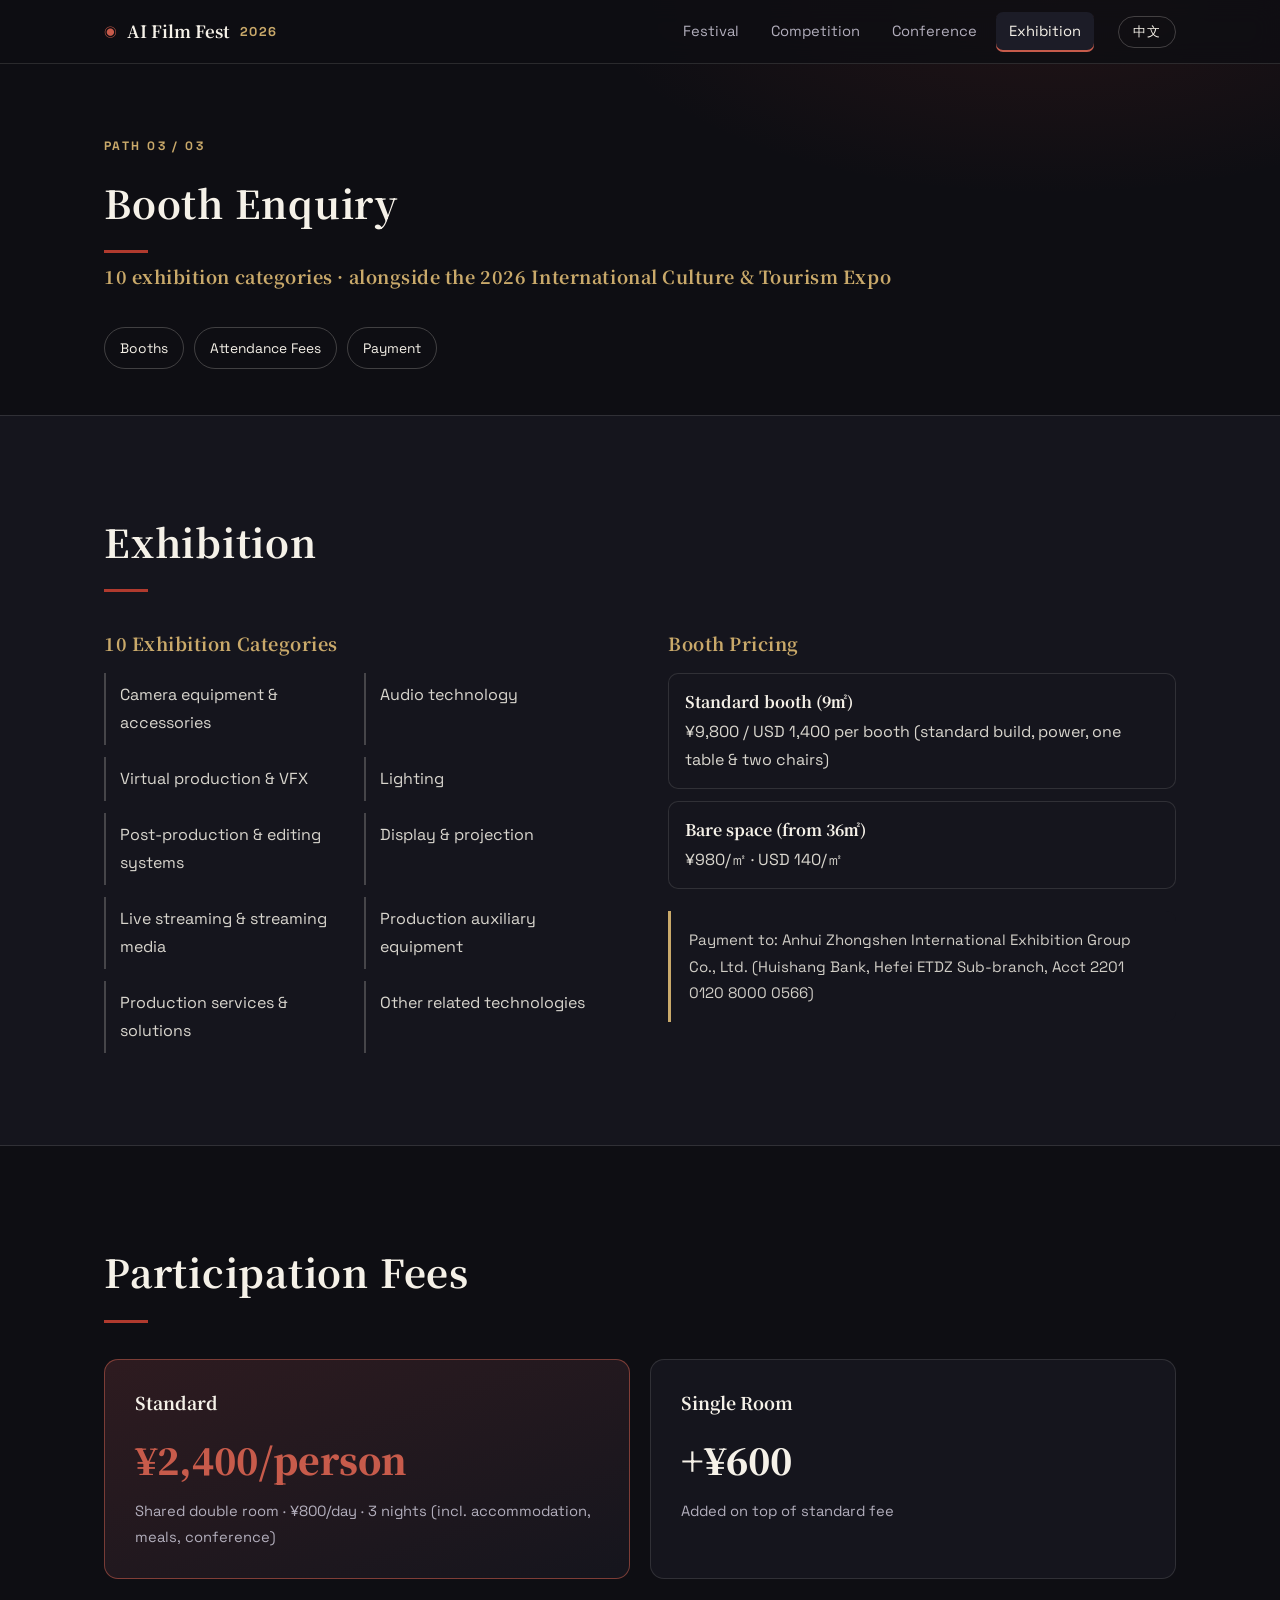
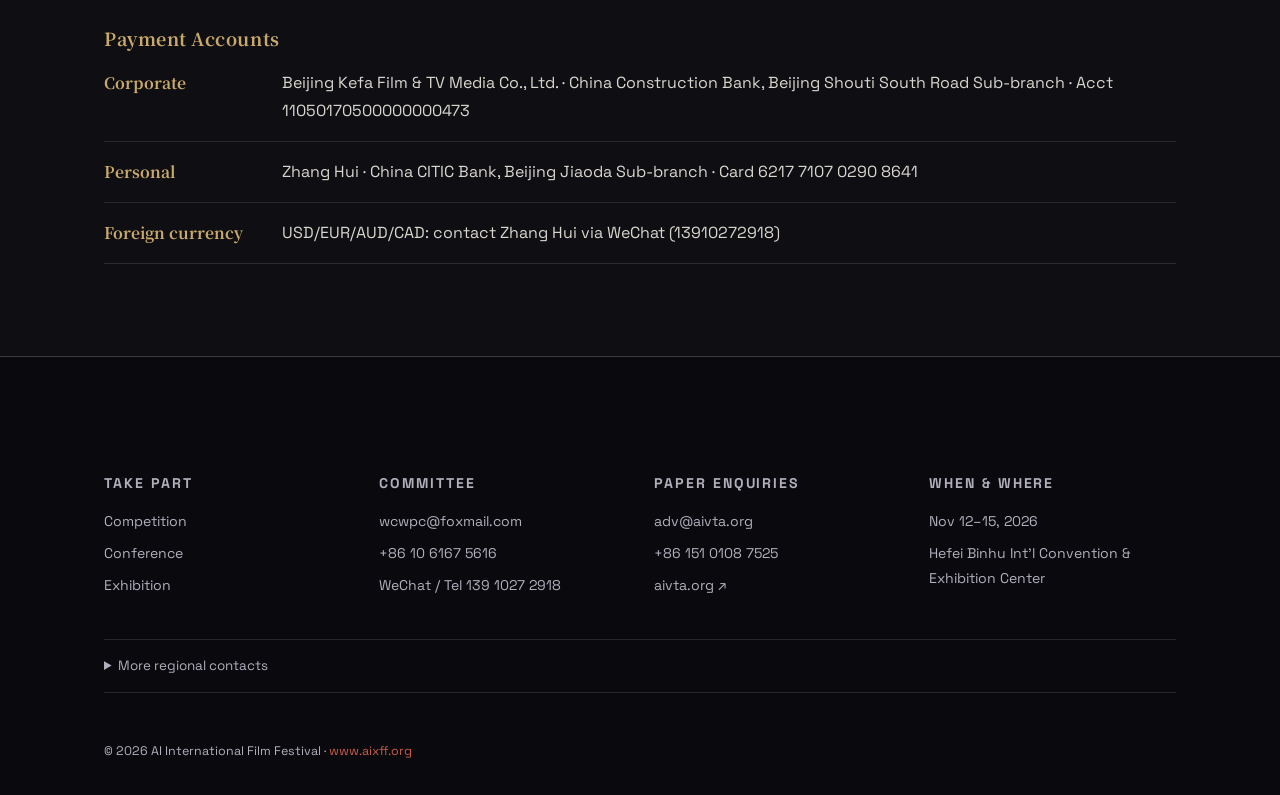
<file: expo.html>
<!doctype html>
<html lang="zh-CN">
<head>
<meta charset="utf-8">
<meta name="viewport" content="width=device-width, initial-scale=1">
<title>展位申请 · 2026 AI国际影展</title>
<meta name="description" content="2026AI国际影展展览招展10类 · 标准展位（9平米）人民币9800元/个 · 光地展位（36平米起租）980元/㎡ · 2026.11.12–11.15 合肥滨湖国际会展中心">
<link rel="canonical" href="https://aixff.org/expo.html">

<!-- Favicon -->
<link rel="icon" href="data:image/svg+xml,%3Csvg xmlns='http://www.w3.org/2000/svg' viewBox='0 0 100 100'%3E%3Crect width='100' height='100' rx='20' fill='%230E0E13'/%3E%3Crect x='17' y='27' width='66' height='46' rx='7' fill='none' stroke='%23B03A2E' stroke-width='7'/%3E%3Ccircle cx='50' cy='50' r='9' fill='%23C9A96A'/%3E%3C/svg%3E">

<!-- Open Graph / 微信分享卡片 -->
<meta property="og:type" content="website">
<meta property="og:site_name" content="AI国际影展 · AI International Film Festival">
<meta property="og:title" content="展位申请 · 2026 AI国际影展">
<meta property="og:description" content="展览招展10类 · 标准展位（9平米）9800元/个 · 光地展位（36平米起租）980元/㎡">
<meta property="og:url" content="https://aixff.org/expo.html">
<meta property="og:image" content="https://aixff.org/assets/og-poster.png">
<meta property="og:image:width" content="1200">
<meta property="og:image:height" content="630">
<meta property="og:locale" content="zh_CN">
<meta property="og:locale:alternate" content="en_US">
<meta name="twitter:card" content="summary_large_image">
<meta name="twitter:title" content="Booth Enquiry · 2026 AI International Film Festival">
<meta name="twitter:description" content="10 exhibition categories · Standard booth (9㎡) ¥9,800 · Bare space (from 36㎡) ¥980/㎡">
<meta name="twitter:image" content="https://aixff.org/assets/og-poster.png">

<!-- 结构化数据：WebPage + 面包屑 -->
<script type="application/ld+json">
{
  "@context": "https://schema.org",
  "@graph": [
    {
      "@type": "WebPage",
      "name": "展位申请 · 2026 AI国际影展",
      "url": "https://aixff.org/expo.html",
      "inLanguage": "zh-CN",
      "isPartOf": { "@type": "WebSite", "name": "AI国际影展", "url": "https://aixff.org/" }
    },
    {
      "@type": "BreadcrumbList",
      "itemListElement": [
        { "@type": "ListItem", "position": 1, "name": "首页", "item": "https://aixff.org/" },
        { "@type": "ListItem", "position": 2, "name": "展位申请", "item": "https://aixff.org/expo.html" }
      ]
    }
  ]
}
</script>

<!-- 字体：非阻塞加载 -->
<link rel="preconnect" href="https://fonts.googleapis.com">
<link rel="preconnect" href="https://fonts.gstatic.com" crossorigin>
<link href="https://fonts.googleapis.com/css2?family=Noto+Serif+SC:wght@500;700;900&family=Space+Grotesk:wght@400;500;700&display=swap" rel="stylesheet" media="print" onload="this.media='all'">
<noscript><link href="https://fonts.googleapis.com/css2?family=Noto+Serif+SC:wght@500;700;900&family=Space+Grotesk:wght@400;500;700&display=swap" rel="stylesheet"></noscript>
<link rel="stylesheet" href="assets/css/style.css?v=20260903-2">
</head>
<body data-page="exhibition" data-title-zh="展位申请 · 2026 AI国际影展" data-title-en="Booth Enquiry · 2026 AI International Film Festival">

<!-- ============ 顶部导航 ============ -->
<header class="nav" id="nav">
  <div class="nav-inner wrap">
    <a class="brand" href="index.html">
      <span class="brand-mark" aria-hidden="true">◉</span>
      <span class="zh">AI国际影展</span><span class="en" hidden>AI Film Fest</span>
      <span class="brand-year">2026</span>
    </a>
    <nav class="nav-links" id="navLinks" aria-label="Main navigation">
      <a href="index.html" class="zh">首页</a><a href="index.html" class="en" hidden>Festival</a>
      <a href="submit.html" class="zh">作品竞赛</a><a href="submit.html" class="en" hidden>Competition</a>
      <a href="conference.html" class="zh">学术会议</a><a href="conference.html" class="en" hidden>Conference</a>
      <a href="#expo" class="zh active" aria-current="page">产业展览</a><a href="#expo" class="en active" hidden aria-current="page">Exhibition</a>
    </nav>
    <div class="nav-actions">
      <button class="lang-toggle" id="langToggle" type="button" aria-label="Switch language">EN</button>
      <button class="nav-burger" id="navBurger" type="button" aria-expanded="false" aria-controls="navLinks" aria-label="Menu">
        <span></span><span></span>
      </button>
    </div>
  </div>
</header>

<main>

<!-- ============ 页头 ============ -->
<section class="section" id="expo">
  <div class="wrap">
    <p class="page-kicker"><span class="zh">参与路径 03 / 03</span><span class="en" hidden>Path 03 / 03</span></p>
    <h1 class="sec-title"><span class="zh">展位申请</span><span class="en" hidden>Booth Enquiry</span></h1>
    <p class="sub-title"><span class="zh">展览招展 10 类 · 同期举办 2026 国际文旅博览会（文旅无界 · 商机无限）</span><span class="en" hidden>10 exhibition categories · alongside the 2026 International Culture &amp; Tourism Expo</span></p>
    <nav class="section-nav" aria-label="Page navigation">
      <a href="#booth"><span class="zh">招展与展位</span><span class="en" hidden>Booths</span></a>
      <a href="#fees"><span class="zh">参会费用</span><span class="en" hidden>Attendance Fees</span></a>
      <a href="#payment"><span class="zh">收款方式</span><span class="en" hidden>Payment</span></a>
    </nav>
  </div>
</section>

<!-- ============ 展览招展 ============ -->
<section class="section section-alt" id="booth">
  <div class="wrap">
    <h2 class="sec-title"><span class="zh">展览招展</span><span class="en" hidden>Exhibition</span></h2>

    <div class="two-col">
      <div>
        <h3 class="sub-title"><span class="zh">招展范围（10类）</span><span class="en" hidden>10 Exhibition Categories</span></h3>
        <ul class="req-list expo-cats">
          <li><span class="zh">影视摄影设备与配件</span><span class="en" hidden>Camera equipment &amp; accessories</span></li>
          <li><span class="zh">音频技术</span><span class="en" hidden>Audio technology</span></li>
          <li><span class="zh">虚拟制作与VFX</span><span class="en" hidden>Virtual production &amp; VFX</span></li>
          <li><span class="zh">灯光照明</span><span class="en" hidden>Lighting</span></li>
          <li><span class="zh">后期制作与编辑系统</span><span class="en" hidden>Post-production &amp; editing systems</span></li>
          <li><span class="zh">显示与投影</span><span class="en" hidden>Display &amp; projection</span></li>
          <li><span class="zh">直播与流媒体</span><span class="en" hidden>Live streaming &amp; streaming media</span></li>
          <li><span class="zh">影视制作辅助设备</span><span class="en" hidden>Production auxiliary equipment</span></li>
          <li><span class="zh">制作服务与解决方案</span><span class="en" hidden>Production services &amp; solutions</span></li>
          <li><span class="zh">其他相关技术</span><span class="en" hidden>Other related technologies</span></li>
        </ul>
      </div>
      <div>
        <h3 class="sub-title"><span class="zh">展位收费</span><span class="en" hidden>Booth Pricing</span></h3>
        <ul class="req-list">
          <li><b class="zh">标准展位（9平米）</b><b class="en" hidden>Standard booth (9㎡)</b> <span class="zh">人民币 9800 元/个 · USD 1400/个（含标准搭建、供电、一桌两椅）</span><span class="en" hidden>¥9,800 / USD 1,400 per booth (standard build, power, one table &amp; two chairs)</span></li>
          <li><b class="zh">光地展位（36平米起租）</b><b class="en" hidden>Bare space (from 36㎡)</b> <span class="zh">人民币 980 元/㎡ · USD 140/㎡</span><span class="en" hidden>¥980/㎡ · USD 140/㎡</span></li>
        </ul>
        <p class="publish-note"><span class="zh">展位收款单位：安徽中设国际会展集团有限公司（徽商银行合肥经济技术开发区支行，账号 2201 0120 8000 0566）</span><span class="en" hidden>Payment to: Anhui Zhongshen International Exhibition Group Co., Ltd. (Huishang Bank, Hefei ETDZ Sub-branch, Acct 2201 0120 8000 0566)</span></p>
      </div>
    </div>
  </div>
</section>

<!-- ============ 参会费用 ============ -->
<section class="section" id="fees">
  <div class="wrap">
    <h2 class="sec-title"><span class="zh">参会费用</span><span class="en" hidden>Participation Fees</span></h2>

    <div class="fees">
      <div class="fee-card fee-card-featured">
        <h3><span class="zh">标准参会</span><span class="en" hidden>Standard</span></h3>
        <p class="fee-price"><span class="zh">2400元/人</span><span class="en" hidden>¥2,400/person</span></p>
        <p class="fee-note"><span class="zh">2人合住 · 800元/天 · 3晚（含住宿、餐饮、会务）</span><span class="en" hidden>Shared double room · ¥800/day · 3 nights (incl. accommodation, meals, conference)</span></p>
      </div>
      <div class="fee-card">
        <h3><span class="zh">单住</span><span class="en" hidden>Single Room</span></h3>
        <p class="fee-price"><span class="zh">+600元</span><span class="en" hidden>+¥600</span></p>
        <p class="fee-note"><span class="zh">在标准费用上加收</span><span class="en" hidden>Added on top of standard fee</span></p>
      </div>
    </div>

    <div class="accounts" id="payment">
      <h3 class="sub-title"><span class="zh">收款账户</span><span class="en" hidden>Payment Accounts</span></h3>
      <dl class="org-list">
        <div><dt><span class="zh">对公</span><span class="en" hidden>Corporate</span></dt><dd><span class="zh">北京科发影视传媒有限公司 · 中国建设银行北京首体南路支行 · 账号 11050170500000000473</span><span class="en" hidden>Beijing Kefa Film &amp; TV Media Co., Ltd. · China Construction Bank, Beijing Shouti South Road Sub-branch · Acct 11050170500000000473</span></dd></div>
        <div><dt><span class="zh">个人</span><span class="en" hidden>Personal</span></dt><dd><span class="zh">张辉 · 中信银行北京交大支行 · 卡号 6217 7107 0290 8641</span><span class="en" hidden>Zhang Hui · China CITIC Bank, Beijing Jiaoda Sub-branch · Card 6217 7107 0290 8641</span></dd></div>
        <div><dt><span class="zh">外币</span><span class="en" hidden>Foreign currency</span></dt><dd><span class="zh">美元/欧元/澳元/加元：微信添加张辉（13910272918）咨询</span><span class="en" hidden>USD/EUR/AUD/CAD: contact Zhang Hui via WeChat (13910272918)</span></dd></div>
      </dl>
    </div>
  </div>
</section>

</main>

<footer class="footer">
  <div class="wrap footer-inner">
    <div class="footer-grid">
      <div><p class="footer-label"><span class="zh">参与</span><span class="en" hidden>Take part</span></p><a href="submit.html"><span class="zh">作品竞赛</span><span class="en" hidden>Competition</span></a><a href="conference.html"><span class="zh">学术会议</span><span class="en" hidden>Conference</span></a><a href="expo.html"><span class="zh">产业展览</span><span class="en" hidden>Exhibition</span></a></div>
      <div><p class="footer-label"><span class="zh">组委会</span><span class="en" hidden>Committee</span></p><a href="mailto:wcwpc@foxmail.com">wcwpc@foxmail.com</a><a href="tel:+861061675616">+86 10 6167 5616</a><a href="tel:+8613910272918"><span class="zh">微信 / 电话 139 1027 2918</span><span class="en" hidden>WeChat / Tel 139 1027 2918</span></a></div>
      <div><p class="footer-label"><span class="zh">论文咨询</span><span class="en" hidden>Paper enquiries</span></p><a href="mailto:adv@aivta.org">adv@aivta.org</a><a href="tel:+8615101087525">+86 151 0108 7525</a><a href="https://www.aivta.org" rel="noopener" target="_blank">aivta.org ↗</a></div>
      <div><p class="footer-label"><span class="zh">时间地点</span><span class="en" hidden>When &amp; where</span></p><span><span class="zh">2026.11.12—11.15</span><span class="en" hidden>Nov 12–15, 2026</span></span><span><span class="zh">合肥滨湖国际会展中心</span><span class="en" hidden>Hefei Binhu Int'l Convention &amp; Exhibition Center</span></span></div>
    </div>
    <details class="footer-more">
      <summary><span class="zh">查看其他地区联络电话</span><span class="en" hidden>More regional contacts</span></summary>
      <div class="footer-phones"><span><b><span class="zh">中国内地</span><span class="en" hidden>Mainland China</span></b> <a href="tel:+8613501006041">135 0100 6041</a> · <a href="tel:+8616710057519">167 1005 7519</a></span><span><b><span class="zh">中国香港</span><span class="en" hidden>Hong Kong</span></b> <a href="tel:+85257016042">+852 5701 6042</a></span><span><b><span class="zh">加拿大</span><span class="en" hidden>Canada</span></b> <a href="tel:+16043685548">+1 604 368 5548</a> · <a href="tel:+16046356035">604 635 6035</a> · <a href="tel:+16048025370">604 802 5370</a></span><span><b><span class="zh">美国</span><span class="en" hidden>USA</span></b> <a href="tel:+16462912938">+1 646 291 2938</a></span></div>
    </details>
    <p class="footer-copy">© 2026 AI International Film Festival · <a href="https://aixff.org">www.aixff.org</a></p>
  </div>
</footer>

<script src="assets/js/main.js"></script>
</body>
</html>
</file>
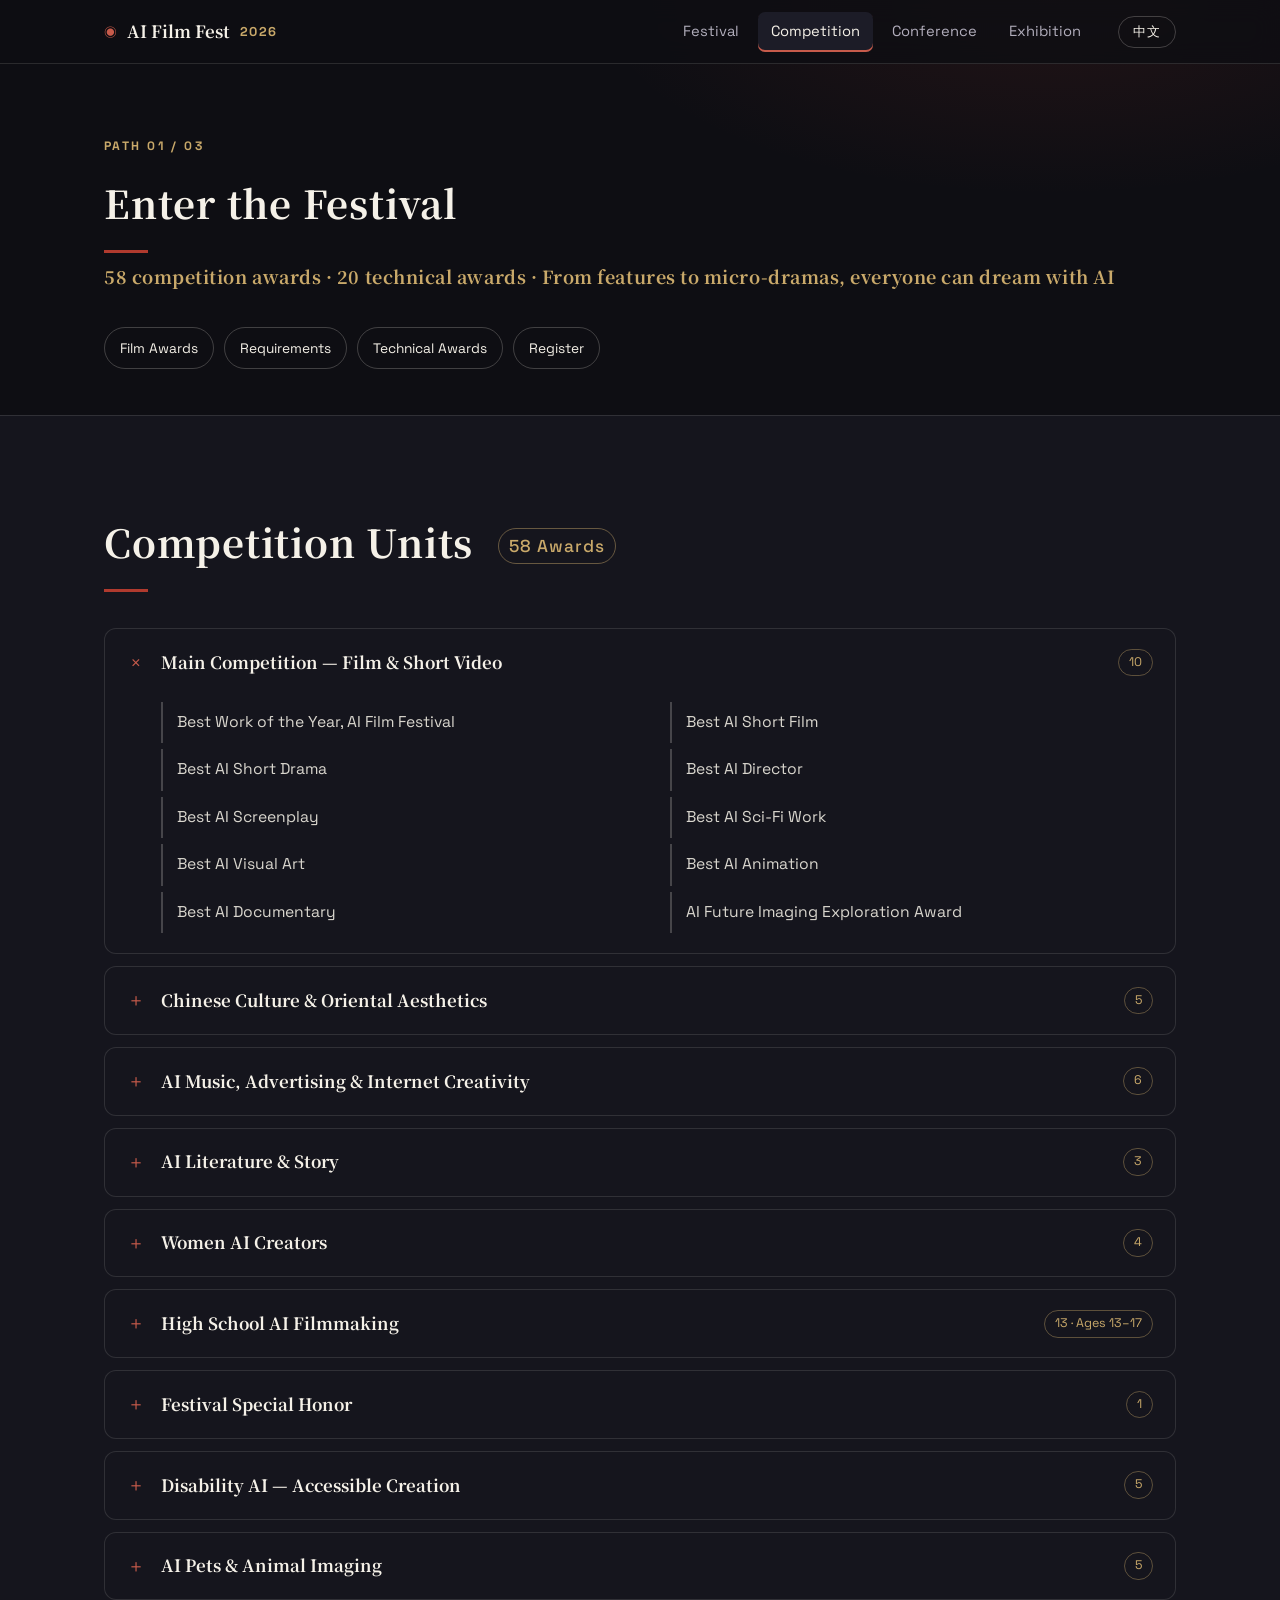
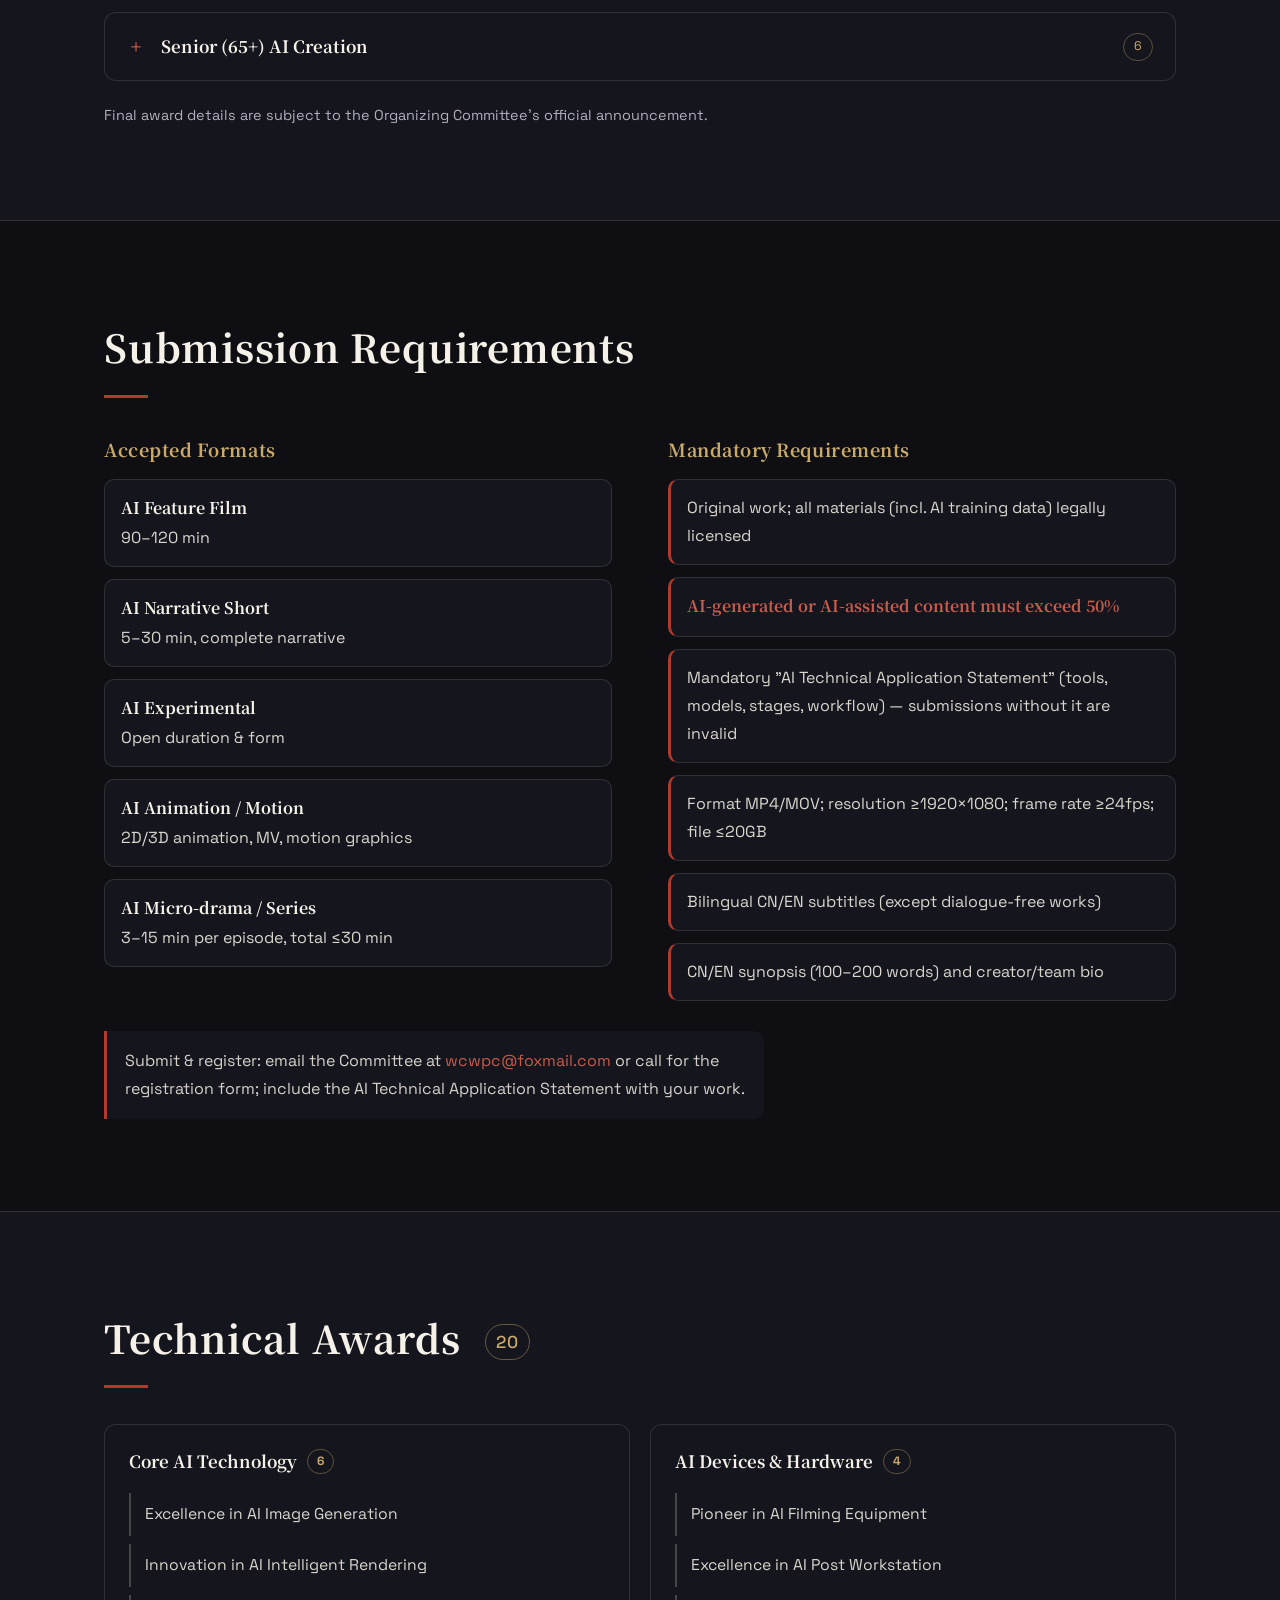
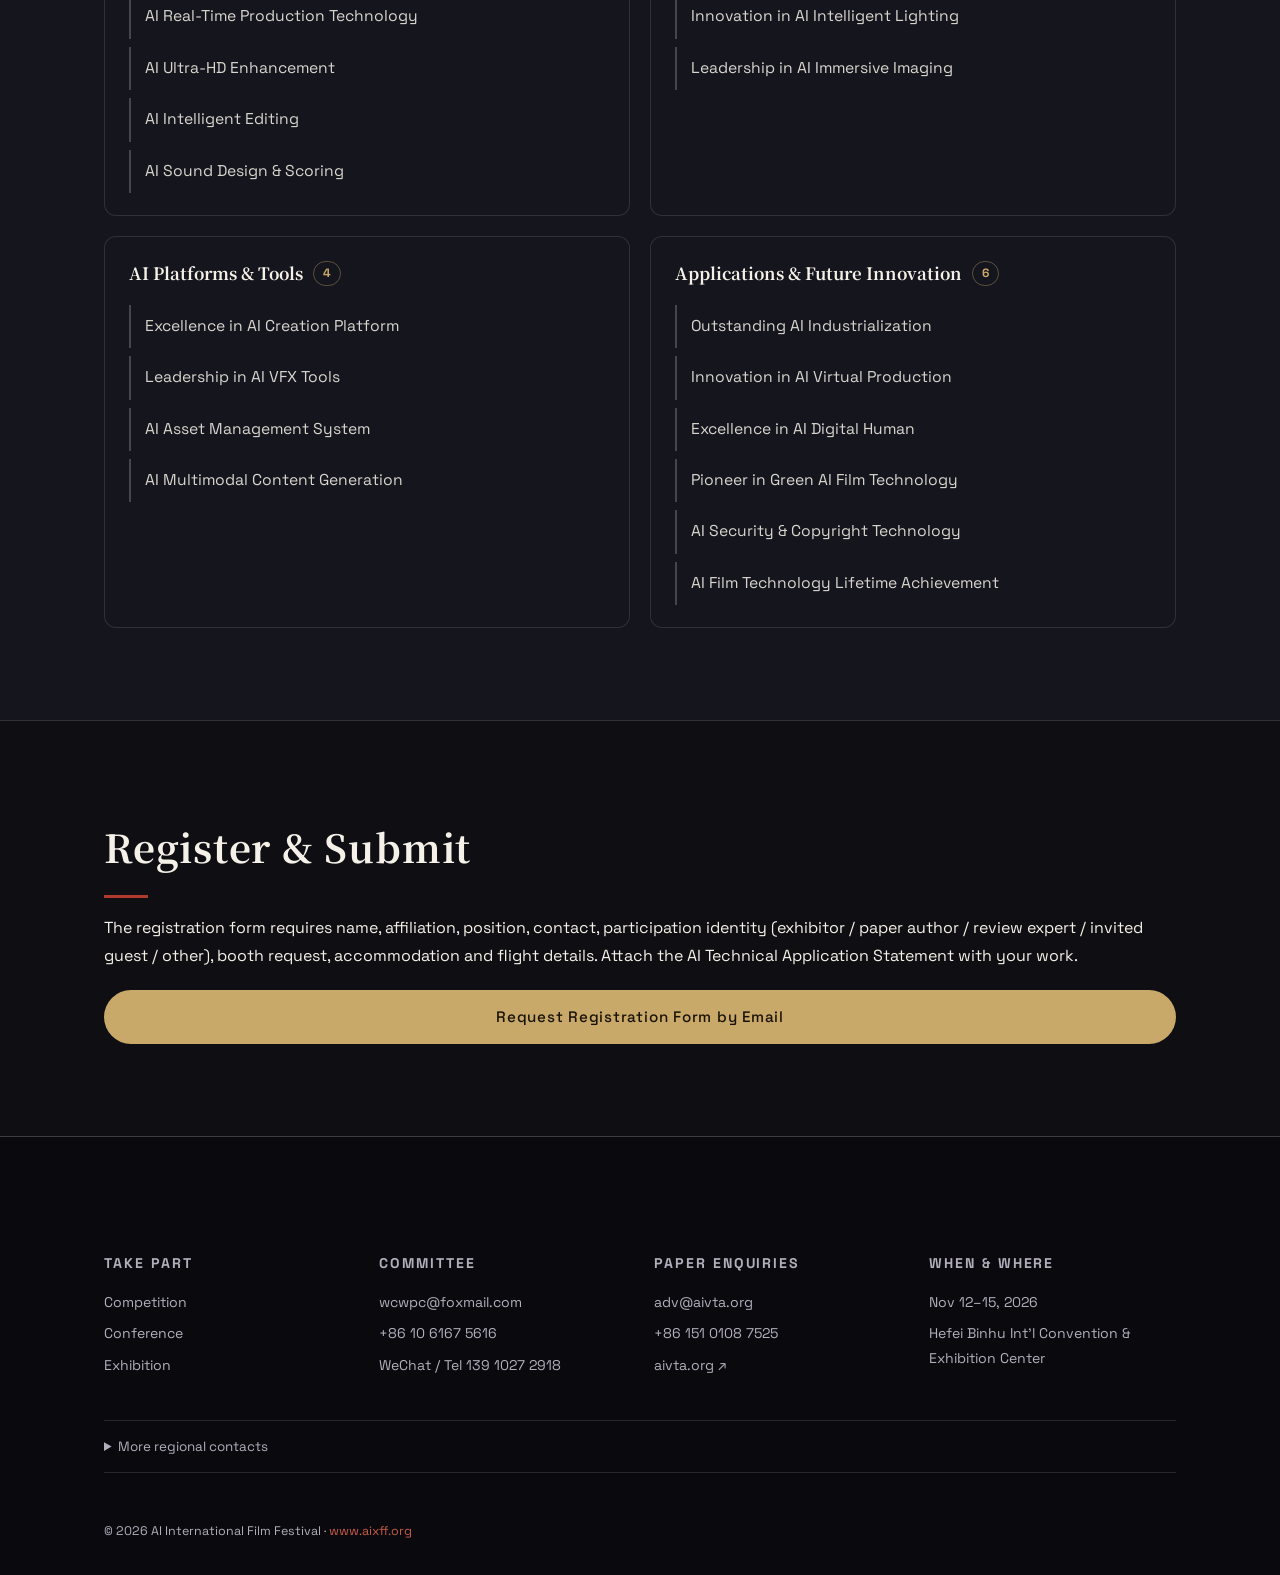
<file: submit.html>
<!doctype html>
<html lang="zh-CN">
<head>
<meta charset="utf-8">
<meta name="viewport" content="width=device-width, initial-scale=1">
<title>报名参赛 · 2026 AI国际影展</title>
<meta name="description" content="2026AI国际影展作品竞赛单元58项大奖 · 技术类奖项20项 · AI生成或辅助内容须超50% · 投稿邮箱 wcwpc@foxmail.com">
<link rel="canonical" href="https://aixff.org/submit.html">

<!-- Favicon -->
<link rel="icon" href="data:image/svg+xml,%3Csvg xmlns='http://www.w3.org/2000/svg' viewBox='0 0 100 100'%3E%3Crect width='100' height='100' rx='20' fill='%230E0E13'/%3E%3Crect x='17' y='27' width='66' height='46' rx='7' fill='none' stroke='%23B03A2E' stroke-width='7'/%3E%3Ccircle cx='50' cy='50' r='9' fill='%23C9A96A'/%3E%3C/svg%3E">

<!-- Open Graph / 微信分享卡片 -->
<meta property="og:type" content="website">
<meta property="og:site_name" content="AI国际影展 · AI International Film Festival">
<meta property="og:title" content="报名参赛 · 2026 AI国际影展">
<meta property="og:description" content="作品竞赛58项大奖 · 技术类奖项20项 · AI生成内容须超50% · 2026.11.12–11.15 合肥滨湖国际会展中心">
<meta property="og:url" content="https://aixff.org/submit.html">
<meta property="og:image" content="https://aixff.org/assets/og-poster.png">
<meta property="og:image:width" content="1200">
<meta property="og:image:height" content="630">
<meta property="og:locale" content="zh_CN">
<meta property="og:locale:alternate" content="en_US">
<meta name="twitter:card" content="summary_large_image">
<meta name="twitter:title" content="Enter the Festival · 2026 AI International Film Festival">
<meta name="twitter:description" content="58 competition awards · 20 technical awards · >50% AI-generated content · Nov 12–15, 2026">
<meta name="twitter:image" content="https://aixff.org/assets/og-poster.png">

<!-- 结构化数据：WebPage + 面包屑 -->
<script type="application/ld+json">
{
  "@context": "https://schema.org",
  "@graph": [
    {
      "@type": "WebPage",
      "name": "报名参赛 · 2026 AI国际影展",
      "url": "https://aixff.org/submit.html",
      "inLanguage": "zh-CN",
      "isPartOf": { "@type": "WebSite", "name": "AI国际影展", "url": "https://aixff.org/" }
    },
    {
      "@type": "BreadcrumbList",
      "itemListElement": [
        { "@type": "ListItem", "position": 1, "name": "首页", "item": "https://aixff.org/" },
        { "@type": "ListItem", "position": 2, "name": "报名参赛", "item": "https://aixff.org/submit.html" }
      ]
    }
  ]
}
</script>

<!-- 字体：非阻塞加载 -->
<link rel="preconnect" href="https://fonts.googleapis.com">
<link rel="preconnect" href="https://fonts.gstatic.com" crossorigin>
<link href="https://fonts.googleapis.com/css2?family=Noto+Serif+SC:wght@500;700;900&family=Space+Grotesk:wght@400;500;700&display=swap" rel="stylesheet" media="print" onload="this.media='all'">
<noscript><link href="https://fonts.googleapis.com/css2?family=Noto+Serif+SC:wght@500;700;900&family=Space+Grotesk:wght@400;500;700&display=swap" rel="stylesheet"></noscript>
<link rel="stylesheet" href="assets/css/style.css?v=20260903-2">
</head>
<body data-page="competition" data-title-zh="报名参赛 · 2026 AI国际影展" data-title-en="Enter the Festival · 2026 AI International Film Festival">

<!-- ============ 顶部导航 ============ -->
<header class="nav" id="nav">
  <div class="nav-inner wrap">
    <a class="brand" href="index.html">
      <span class="brand-mark" aria-hidden="true">◉</span>
      <span class="zh">AI国际影展</span><span class="en" hidden>AI Film Fest</span>
      <span class="brand-year">2026</span>
    </a>
    <nav class="nav-links" id="navLinks" aria-label="Main navigation">
      <a href="index.html" class="zh">首页</a><a href="index.html" class="en" hidden>Festival</a>
      <a href="#submit" class="zh active" aria-current="page">作品竞赛</a><a href="#submit" class="en active" hidden aria-current="page">Competition</a>
      <a href="conference.html" class="zh">学术会议</a><a href="conference.html" class="en" hidden>Conference</a>
      <a href="expo.html" class="zh">产业展览</a><a href="expo.html" class="en" hidden>Exhibition</a>
    </nav>
    <div class="nav-actions">
      <button class="lang-toggle" id="langToggle" type="button" aria-label="Switch language">EN</button>
      <button class="nav-burger" id="navBurger" type="button" aria-expanded="false" aria-controls="navLinks" aria-label="Menu">
        <span></span><span></span>
      </button>
    </div>
  </div>
</header>

<main>

<!-- ============ 页头 ============ -->
<section class="section" id="submit">
  <div class="wrap">
    <p class="page-kicker"><span class="zh">参与路径 01 / 03</span><span class="en" hidden>Path 01 / 03</span></p>
    <h1 class="sec-title"><span class="zh">报名参赛</span><span class="en" hidden>Enter the Festival</span></h1>
    <p class="sub-title"><span class="zh">作品竞赛 58 项大奖 · 技术类奖项 20 项 · 从院线长片到 AI 微短剧，人人皆可“以AI造梦”</span><span class="en" hidden>58 competition awards · 20 technical awards · From features to micro-dramas, everyone can dream with AI</span></p>
    <nav class="section-nav" aria-label="Page navigation">
      <a href="#awards"><span class="zh">作品奖项</span><span class="en" hidden>Film Awards</span></a>
      <a href="#requirements"><span class="zh">参赛要求</span><span class="en" hidden>Requirements</span></a>
      <a href="#tech"><span class="zh">技术奖项</span><span class="en" hidden>Technical Awards</span></a>
      <a href="#register"><span class="zh">报名投稿</span><span class="en" hidden>Register</span></a>
    </nav>
  </div>
</section>

<!-- ============ Awards ============ -->
<section class="section section-alt" id="awards">
  <div class="wrap">
    <h2 class="sec-title">
      <span class="zh">作品竞赛单元 <b class="sec-count">58项大奖</b></span>
      <span class="en" hidden>Competition Units <b class="sec-count">58 Awards</b></span>
    </h2>

    <div class="awards">

      <details class="award-unit" open>
        <summary>
          <span class="au-name"><span class="zh">电影与短视频主竞赛单元</span><span class="en" hidden>Main Competition — Film &amp; Short Video</span></span>
          <span class="au-count">10</span>
        </summary>
        <ul class="award-list">
          <li><span class="zh">AI电影节年度最佳作品大奖</span><span class="en" hidden>Best Work of the Year, AI Film Festival</span></li>
          <li><span class="zh">最佳AI短片奖</span><span class="en" hidden>Best AI Short Film</span></li>
          <li><span class="zh">最佳AI短剧奖</span><span class="en" hidden>Best AI Short Drama</span></li>
          <li><span class="zh">最佳AI导演奖</span><span class="en" hidden>Best AI Director</span></li>
          <li><span class="zh">最佳AI剧本奖</span><span class="en" hidden>Best AI Screenplay</span></li>
          <li><span class="zh">最佳AI科幻作品奖</span><span class="en" hidden>Best AI Sci-Fi Work</span></li>
          <li><span class="zh">最佳AI视觉艺术奖</span><span class="en" hidden>Best AI Visual Art</span></li>
          <li><span class="zh">最佳AI动画奖</span><span class="en" hidden>Best AI Animation</span></li>
          <li><span class="zh">最佳AI纪录影像奖</span><span class="en" hidden>Best AI Documentary</span></li>
          <li><span class="zh">AI未来影像探索大奖</span><span class="en" hidden>AI Future Imaging Exploration Award</span></li>
        </ul>
      </details>

      <details class="award-unit">
        <summary>
          <span class="au-name"><span class="zh">中国文化与东方美学单元</span><span class="en" hidden>Chinese Culture &amp; Oriental Aesthetics</span></span>
          <span class="au-count">5</span>
        </summary>
        <ul class="award-list">
          <li><span class="zh">最佳AI古风短片奖</span><span class="en" hidden>Best AI Period Short Film</span></li>
          <li><span class="zh">最佳AI神话传说奖</span><span class="en" hidden>Best AI Myth &amp; Legend</span></li>
          <li><span class="zh">最佳AI武侠作品奖</span><span class="en" hidden>Best AI Wuxia Work</span></li>
          <li><span class="zh">最佳东方美学奖</span><span class="en" hidden>Best Oriental Aesthetics</span></li>
          <li><span class="zh">最佳AI传统文化创新奖</span><span class="en" hidden>Best AI Traditional Culture Innovation</span></li>
        </ul>
      </details>

      <details class="award-unit">
        <summary>
          <span class="au-name"><span class="zh">AI音乐、广告与互联网创意单元</span><span class="en" hidden>AI Music, Advertising &amp; Internet Creativity</span></span>
          <span class="au-count">6</span>
        </summary>
        <ul class="award-list">
          <li><span class="zh">最佳AI原创歌曲奖</span><span class="en" hidden>Best AI Original Song</span></li>
          <li><span class="zh">最佳AI音乐MV奖</span><span class="en" hidden>Best AI Music Video</span></li>
          <li><span class="zh">最佳AI影视配乐奖</span><span class="en" hidden>Best AI Film/TV Score</span></li>
          <li><span class="zh">最佳AI广告创意奖</span><span class="en" hidden>Best AI Advertising Creative</span></li>
          <li><span class="zh">最佳AI品牌创意短片奖</span><span class="en" hidden>Best AI Brand Creative Short</span></li>
          <li><span class="zh">最佳AI互联网传播创意奖</span><span class="en" hidden>Best AI Internet Communication Creative</span></li>
        </ul>
      </details>

      <details class="award-unit">
        <summary>
          <span class="au-name"><span class="zh">AI文学与故事单元</span><span class="en" hidden>AI Literature &amp; Story</span></span>
          <span class="au-count">3</span>
        </summary>
        <ul class="award-list">
          <li><span class="zh">最佳AI微小说奖（1000字以内）</span><span class="en" hidden>Best AI Flash Fiction (≤1000 words)</span></li>
          <li><span class="zh">最佳AI故事创意奖</span><span class="en" hidden>Best AI Story Idea</span></li>
          <li><span class="zh">最佳AI世界观创作奖</span><span class="en" hidden>Best AI Worldbuilding</span></li>
        </ul>
      </details>

      <details class="award-unit">
        <summary>
          <span class="au-name"><span class="zh">女性AI创作者单元</span><span class="en" hidden>Women AI Creators</span></span>
          <span class="au-count">4</span>
        </summary>
        <ul class="award-list">
          <li><span class="zh">AI女性导演奖</span><span class="en" hidden>AI Women's Director Award</span></li>
          <li><span class="zh">AI女性创作者大奖</span><span class="en" hidden>AI Women's Creator Grand Award</span></li>
          <li><span class="zh">AI女性力量作品奖</span><span class="en" hidden>AI Women's Power Work Award</span></li>
          <li><span class="zh">AI年度女性创新人物奖</span><span class="en" hidden>AI Woman of the Year — Innovation</span></li>
        </ul>
      </details>

      <details class="award-unit">
        <summary>
          <span class="au-name"><span class="zh">高中生AI电影创作单元</span><span class="en" hidden>High School AI Filmmaking</span></span>
          <span class="au-count">13 · <span class="zh">13–17岁</span><span class="en" hidden>Ages 13–17</span></span>
        </summary>
        <ul class="award-list">
          <li><span class="zh">最佳亚洲中国高中生AI影像大奖</span><span class="en" hidden>Best Asian/Chinese High School AI Imaging</span></li>
          <li><span class="zh">最佳北美高中生AI影像大奖</span><span class="en" hidden>Best North American High School AI Imaging</span></li>
          <li><span class="zh">最佳欧洲高中生AI影像大奖</span><span class="en" hidden>Best European High School AI Imaging</span></li>
          <li><span class="zh">最佳澳洲高中生AI影像大奖</span><span class="en" hidden>Best Australian High School AI Imaging</span></li>
          <li><span class="zh">最佳高中生AI短片奖</span><span class="en" hidden>Best High School AI Short Film</span></li>
          <li><span class="zh">AI中国文化作品奖</span><span class="en" hidden>AI Chinese Culture Work</span></li>
          <li><span class="zh">AI创意奖</span><span class="en" hidden>AI Creativity Award</span></li>
          <li><span class="zh">AI技术应用奖</span><span class="en" hidden>AI Technical Application</span></li>
          <li><span class="zh">AI导演奖</span><span class="en" hidden>AI Director Award</span></li>
          <li><span class="zh">AI科幻作品奖</span><span class="en" hidden>AI Sci-Fi Work</span></li>
          <li><span class="zh">AI人文作品奖</span><span class="en" hidden>AI Humanities Work</span></li>
          <li><span class="zh">AI公益作品奖</span><span class="en" hidden>AI Public Good Work</span></li>
          <li><span class="zh">高中生AI年度新锐创作者大奖</span><span class="en" hidden>High School AI New Creator of the Year</span></li>
        </ul>
      </details>

      <details class="award-unit">
        <summary>
          <span class="au-name"><span class="zh">电影节特别荣誉</span><span class="en" hidden>Festival Special Honor</span></span>
          <span class="au-count">1</span>
        </summary>
        <ul class="award-list">
          <li><span class="zh">AI电影节年度杰出创作者大奖</span><span class="en" hidden>AI Film Festival Outstanding Creator of the Year</span></li>
        </ul>
      </details>

      <details class="award-unit">
        <summary>
          <span class="au-name"><span class="zh">Disability AI 无障碍AI创作单元</span><span class="en" hidden>Disability AI — Accessible Creation</span></span>
          <span class="au-count">5</span>
        </summary>
        <ul class="award-list">
          <li><span class="zh">最佳Disability AI影像奖</span><span class="en" hidden>Best Disability AI Film</span></li>
          <li><span class="zh">最佳无障碍AI创意奖</span><span class="en" hidden>Best Accessible AI Creative</span></li>
          <li><span class="zh">最佳残障人士AI创作者奖</span><span class="en" hidden>Best Disabled AI Creator</span></li>
          <li><span class="zh">最佳AI公益与社会包容奖</span><span class="en" hidden>Best AI Public Good &amp; Social Inclusion</span></li>
          <li><span class="zh">Disability AI年度特别大奖</span><span class="en" hidden>Disability AI Special Grand Award</span></li>
        </ul>
      </details>

      <details class="award-unit">
        <summary>
          <span class="au-name"><span class="zh">AI宠物与动物影像单元</span><span class="en" hidden>AI Pets &amp; Animal Imaging</span></span>
          <span class="au-count">5</span>
        </summary>
        <ul class="award-list">
          <li><span class="zh">最佳AI宠物短片奖</span><span class="en" hidden>Best AI Pet Short</span></li>
          <li><span class="zh">最佳AI动物故事奖</span><span class="en" hidden>Best AI Animal Story</span></li>
          <li><span class="zh">最佳AI宠物创意奖</span><span class="en" hidden>Best AI Pet Creative</span></li>
          <li><span class="zh">最佳AI动物公益作品奖</span><span class="en" hidden>Best AI Animal Public Good Work</span></li>
          <li><span class="zh">AI年度动物友善大奖</span><span class="en" hidden>AI Animal-Friendly Award of the Year</span></li>
        </ul>
      </details>

      <details class="award-unit">
        <summary>
          <span class="au-name"><span class="zh">Senior 65岁以上银龄AI创作单元</span><span class="en" hidden>Senior (65+) AI Creation</span></span>
          <span class="au-count">6</span>
        </summary>
        <ul class="award-list">
          <li><span class="zh">Senior AI年度影像大奖</span><span class="en" hidden>Senior AI Imaging of the Year</span></li>
          <li><span class="zh">Senior最佳AI短片奖</span><span class="en" hidden>Best Senior AI Short Film</span></li>
          <li><span class="zh">Senior最佳人生故事奖</span><span class="en" hidden>Best Senior Life Story</span></li>
          <li><span class="zh">Senior最佳AI文化传承奖</span><span class="en" hidden>Best Senior AI Cultural Heritage</span></li>
          <li><span class="zh">Senior最佳AI创意奖</span><span class="en" hidden>Best Senior AI Creativity</span></li>
          <li><span class="zh">Senior最佳AI公益影像奖</span><span class="en" hidden>Best Senior AI Public Good Film</span></li>
        </ul>
      </details>

    </div>
    <p class="awards-note"><span class="zh">更多奖项细则以组委会最终发布为准。</span><span class="en" hidden>Final award details are subject to the Organizing Committee's official announcement.</span></p>
  </div>
</section>

<!-- ============ 参赛作品要求 ============ -->
<section class="section" id="requirements">
  <div class="wrap">
    <h2 class="sec-title"><span class="zh">参赛作品要求</span><span class="en" hidden>Submission Requirements</span></h2>

    <div class="two-col">
      <div>
        <h3 class="sub-title"><span class="zh">作品体裁</span><span class="en" hidden>Accepted Formats</span></h3>
        <ul class="req-list">
          <li><b class="zh">AI院线电影</b><b class="en" hidden>AI Feature Film</b> <span class="zh">90–120 分钟</span><span class="en" hidden>90–120 min</span></li>
          <li><b class="zh">AI剧情短片</b><b class="en" hidden>AI Narrative Short</b> <span class="zh">5–30 分钟，需完整叙事结构</span><span class="en" hidden>5–30 min, complete narrative</span></li>
          <li><b class="zh">AI实验影像</b><b class="en" hidden>AI Experimental</b> <span class="zh">时长形式不限</span><span class="en" hidden>Open duration &amp; form</span></li>
          <li><b class="zh">AI动画/动态影像</b><b class="en" hidden>AI Animation / Motion</b> <span class="zh">2D/3D动画、MV、动态图形</span><span class="en" hidden>2D/3D animation, MV, motion graphics</span></li>
          <li><b class="zh">AI微短剧/系列剧</b><b class="en" hidden>AI Micro-drama / Series</b> <span class="zh">单集3–15分钟，提交总长不超30分钟</span><span class="en" hidden>3–15 min per episode, total ≤30 min</span></li>
        </ul>
      </div>
      <div>
        <h3 class="sub-title"><span class="zh">硬性要求</span><span class="en" hidden>Mandatory Requirements</span></h3>
        <ul class="req-list req-mand">
          <li><span class="zh">作品须为原创，所有素材（含AI训练数据）须有合法授权</span><span class="en" hidden>Original work; all materials (incl. AI training data) legally licensed</span></li>
          <li><b><span class="zh">AI生成或AI辅助制作内容须超过50%</span><span class="en" hidden>AI-generated or AI-assisted content must exceed 50%</span></b></li>
          <li><span class="zh">必须提交《AI技术应用说明文档》（工具、模型、应用环节及工作流），无此文档投稿无效</span><span class="en" hidden>Mandatory "AI Technical Application Statement" (tools, models, stages, workflow) — submissions without it are invalid</span></li>
          <li><span class="zh">格式 MP4/MOV；分辨率≥1920×1080；帧率≥24fps；文件≤20GB</span><span class="en" hidden>Format MP4/MOV; resolution ≥1920×1080; frame rate ≥24fps; file ≤20GB</span></li>
          <li><span class="zh">中英双语字幕（无对白作品除外）</span><span class="en" hidden>Bilingual CN/EN subtitles (except dialogue-free works)</span></li>
          <li><span class="zh">中英文简介（100–200字）及创作者/团队简介</span><span class="en" hidden>CN/EN synopsis (100–200 words) and creator/team bio</span></li>
        </ul>
      </div>
    </div>
    <p class="submit-channel">
      <span class="zh">投稿与报名：请邮件联系组委会 <a href="mailto:wcwpc@foxmail.com">wcwpc@foxmail.com</a>，或致电索取报名回执；参赛作品请随稿附《AI技术应用说明文档》。</span>
      <span class="en" hidden>Submit &amp; register: email the Committee at <a href="mailto:wcwpc@foxmail.com">wcwpc@foxmail.com</a> or call for the registration form; include the AI Technical Application Statement with your work.</span>
    </p>
  </div>
</section>

<!-- ============ 技术类奖项 ============ -->
<section class="section section-alt" id="tech">
  <div class="wrap">
    <h2 class="sec-title"><span class="zh">技术类奖项 <b class="sec-count">20项</b></span><span class="en" hidden>Technical Awards <b class="sec-count">20</b></span></h2>

    <div class="tech-grid">
      <div class="tech-card">
        <h3><span class="zh">AI核心技术大奖</span><span class="en" hidden>Core AI Technology</span> <i>6</i></h3>
        <ul>
          <li><span class="zh">AI影像生成技术卓越大奖</span><span class="en" hidden>Excellence in AI Image Generation</span></li>
          <li><span class="zh">AI智能渲染技术创新大奖</span><span class="en" hidden>Innovation in AI Intelligent Rendering</span></li>
          <li><span class="zh">AI实时影视制作技术大奖</span><span class="en" hidden>AI Real-Time Production Technology</span></li>
          <li><span class="zh">AI超高清画质增强技术大奖</span><span class="en" hidden>AI Ultra-HD Enhancement</span></li>
          <li><span class="zh">AI影视智能剪辑技术大奖</span><span class="en" hidden>AI Intelligent Editing</span></li>
          <li><span class="zh">AI声音设计与配乐技术大奖</span><span class="en" hidden>AI Sound Design &amp; Scoring</span></li>
        </ul>
      </div>
      <div class="tech-card">
        <h3><span class="zh">AI设备与硬件大奖</span><span class="en" hidden>AI Devices &amp; Hardware</span> <i>4</i></h3>
        <ul>
          <li><span class="zh">AI影视拍摄设备先锋大奖</span><span class="en" hidden>Pioneer in AI Filming Equipment</span></li>
          <li><span class="zh">AI后期制作工作站卓越大奖</span><span class="en" hidden>Excellence in AI Post Workstation</span></li>
          <li><span class="zh">AI智能光影设备创新大奖</span><span class="en" hidden>Innovation in AI Intelligent Lighting</span></li>
          <li><span class="zh">AI沉浸式影像设备领先大奖</span><span class="en" hidden>Leadership in AI Immersive Imaging</span></li>
        </ul>
      </div>
      <div class="tech-card">
        <h3><span class="zh">AI平台与工具大奖</span><span class="en" hidden>AI Platforms &amp; Tools</span> <i>4</i></h3>
        <ul>
          <li><span class="zh">AI影视创作平台卓越大奖</span><span class="en" hidden>Excellence in AI Creation Platform</span></li>
          <li><span class="zh">AI视觉特效工具领先大奖</span><span class="en" hidden>Leadership in AI VFX Tools</span></li>
          <li><span class="zh">AI影视资产管理系统大奖</span><span class="en" hidden>AI Asset Management System</span></li>
          <li><span class="zh">AI多模态内容生成工具大奖</span><span class="en" hidden>AI Multimodal Content Generation</span></li>
        </ul>
      </div>
      <div class="tech-card">
        <h3><span class="zh">AI应用与未来创新大奖</span><span class="en" hidden>Applications &amp; Future Innovation</span> <i>6</i></h3>
        <ul>
          <li><span class="zh">AI影视工业化应用杰出大奖</span><span class="en" hidden>Outstanding AI Industrialization</span></li>
          <li><span class="zh">AI虚拟制片场景创新大奖</span><span class="en" hidden>Innovation in AI Virtual Production</span></li>
          <li><span class="zh">AI数字人影视应用卓越大奖</span><span class="en" hidden>Excellence in AI Digital Human</span></li>
          <li><span class="zh">AI绿色影视技术先锋大奖</span><span class="en" hidden>Pioneer in Green AI Film Technology</span></li>
          <li><span class="zh">AI影视安全与版权技术大奖</span><span class="en" hidden>AI Security &amp; Copyright Technology</span></li>
          <li><span class="zh">AI电影技术终身成就大奖</span><span class="en" hidden>AI Film Technology Lifetime Achievement</span></li>
        </ul>
      </div>
    </div>
  </div>
</section>

<!-- ============ 报名回执 ============ -->
<section class="section" id="register">
  <div class="wrap">
    <h2 class="sec-title"><span class="zh">报名与投稿</span><span class="en" hidden>Register &amp; Submit</span></h2>
    <p><span class="zh">报名回执表需填写姓名、单位、职务、联系方式、参会身份（参展商 / 论文作者 / 评审专家 / 特邀嘉宾 / 其他）、是否需要展位、住宿方式、航班信息等。参赛作品请随稿附《AI技术应用说明文档》。</span><span class="en" hidden>The registration form requires name, affiliation, position, contact, participation identity (exhibitor / paper author / review expert / invited guest / other), booth request, accommodation and flight details. Attach the AI Technical Application Statement with your work.</span></p>
    <p class="reg-cta">
      <a class="btn btn-gold" href="mailto:wcwpc@foxmail.com?subject=%E9%98%BFAI%E5%9B%BD%E9%99%85%E5%BD%B1%E5%B1%95%E6%8A%A5%E5%90%8D%E5%9B%9E%E6%89%A7%20-%20AIFF2026%20Registration&body=%E5%A7%93%E5%90%8D%2FName%3A%0A%E5%8D%95%E4%BD%8D%2FAffiliation%3A%0A%E8%81%8C%E5%8A%A1%2FPosition%3A%0A%E8%81%94%E7%B3%BB%E6%96%B9%E5%BC%8F%2FContact%3A%0A%E5%8F%82%E4%BC%9A%E8%BA%AB%E4%BB%BD%2FRole%EF%BC%88%E5%8F%82%E5%B1%95%E5%95%86%2F%E8%AE%BA%E6%96%87%E4%BD%9C%E8%80%85%2F%E8%AF%84%E5%AE%A1%E4%B8%93%E5%AE%B6%2F%E7%89%B9%E9%82%80%E5%98%89%E5%AE%BE%2F%E5%85%B6%E4%BB%96%EF%BC%89%3A%0A%E6%98%AF%E5%90%A6%E9%9C%80%E8%A6%81%E5%B1%95%E4%BD%8D%2FBooth%3A%0A%E4%BD%8F%E5%AE%BF%E6%96%B9%E5%BC%8F%2FAccommodation%3A%0A%E8%88%AA%E7%8F%AD%E4%BF%A1%E6%81%AF%2FFlight%3A">
        <span class="zh">一键索取报名回执（邮件）</span><span class="en" hidden>Request Registration Form by Email</span>
      </a>
    </p>
  </div>
</section>

</main>

<footer class="footer">
  <div class="wrap footer-inner">
    <div class="footer-grid">
      <div><p class="footer-label"><span class="zh">参与</span><span class="en" hidden>Take part</span></p><a href="submit.html"><span class="zh">作品竞赛</span><span class="en" hidden>Competition</span></a><a href="conference.html"><span class="zh">学术会议</span><span class="en" hidden>Conference</span></a><a href="expo.html"><span class="zh">产业展览</span><span class="en" hidden>Exhibition</span></a></div>
      <div><p class="footer-label"><span class="zh">组委会</span><span class="en" hidden>Committee</span></p><a href="mailto:wcwpc@foxmail.com">wcwpc@foxmail.com</a><a href="tel:+861061675616">+86 10 6167 5616</a><a href="tel:+8613910272918"><span class="zh">微信 / 电话 139 1027 2918</span><span class="en" hidden>WeChat / Tel 139 1027 2918</span></a></div>
      <div><p class="footer-label"><span class="zh">论文咨询</span><span class="en" hidden>Paper enquiries</span></p><a href="mailto:adv@aivta.org">adv@aivta.org</a><a href="tel:+8615101087525">+86 151 0108 7525</a><a href="https://www.aivta.org" rel="noopener" target="_blank">aivta.org ↗</a></div>
      <div><p class="footer-label"><span class="zh">时间地点</span><span class="en" hidden>When &amp; where</span></p><span><span class="zh">2026.11.12—11.15</span><span class="en" hidden>Nov 12–15, 2026</span></span><span><span class="zh">合肥滨湖国际会展中心</span><span class="en" hidden>Hefei Binhu Int'l Convention &amp; Exhibition Center</span></span></div>
    </div>
    <details class="footer-more">
      <summary><span class="zh">查看其他地区联络电话</span><span class="en" hidden>More regional contacts</span></summary>
      <div class="footer-phones"><span><b><span class="zh">中国内地</span><span class="en" hidden>Mainland China</span></b> <a href="tel:+8613501006041">135 0100 6041</a> · <a href="tel:+8616710057519">167 1005 7519</a></span><span><b><span class="zh">中国香港</span><span class="en" hidden>Hong Kong</span></b> <a href="tel:+85257016042">+852 5701 6042</a></span><span><b><span class="zh">加拿大</span><span class="en" hidden>Canada</span></b> <a href="tel:+16043685548">+1 604 368 5548</a> · <a href="tel:+16046356035">604 635 6035</a> · <a href="tel:+16048025370">604 802 5370</a></span><span><b><span class="zh">美国</span><span class="en" hidden>USA</span></b> <a href="tel:+16462912938">+1 646 291 2938</a></span></div>
    </details>
    <p class="footer-copy">© 2026 AI International Film Festival · <a href="https://aixff.org">www.aixff.org</a></p>
  </div>
</footer>

<script src="assets/js/main.js"></script>
</body>
</html>
</file>
<file: assets/css/style.css>
/* ============================================================
   2026 AI International Film Festival — aixff.org
   Design system: "latent film strip" — cinematic dark ground,
   cinnabar accent, champagne gold for honors, serif CJK display.
   ============================================================ */

:root {
  --bg: #0E0E13;
  --bg-2: #15151D;
  --bg-3: #1C1C27;
  --paper: #F5F1E8;
  --muted: #B2AEBC;
  --red: #B03A2E;
  --red-hi: #C75B4B;
  --gold: #C9A96A;
  --line: rgba(245, 241, 232, 0.12);
  --line-strong: rgba(245, 241, 232, 0.22);
  --serif: "Noto Serif SC", "Songti SC", "STSong", serif;
  --sans: "Space Grotesk", "PingFang SC", "Microsoft YaHei", system-ui, sans-serif;
  --maxw: 1120px;
  --nav-h: 64px;
  --ease: cubic-bezier(0.22, 0.61, 0.36, 1);
}

/* ---------- Reset & base ---------- */
*, *::before, *::after { box-sizing: border-box; }
html { scroll-behavior: smooth; scroll-padding-top: calc(var(--nav-h) + 12px); }
body {
  margin: 0;
  background: var(--bg);
  color: var(--paper);
  font-family: var(--sans);
  font-size: 16px;
  line-height: 1.75;
  -webkit-font-smoothing: antialiased;
  text-rendering: optimizeLegibility;
}
body.nav-open { overflow: hidden; }
img, svg { max-width: 100%; display: block; }
a { color: var(--red-hi); text-decoration: none; }
a:hover { text-decoration: underline; text-underline-offset: 3px; }
[hidden] { display: none !important; }

:focus-visible {
  outline: 2px solid var(--red-hi);
  outline-offset: 3px;
  border-radius: 2px;
}

::selection { background: var(--red); color: var(--paper); }

/* ---------- Typography ---------- */
.latin { font-family: var(--sans); letter-spacing: 0.02em; }

.wrap { max-width: var(--maxw); margin: 0 auto; padding: 0 24px; }

.sec-title {
  font-family: var(--serif);
  font-weight: 700;
  font-size: clamp(1.7rem, 3.6vw, 2.4rem);
  margin: 0 0 8px;
  letter-spacing: 0.02em;
}
.sec-title .sec-count {
  display: inline-block;
  font-family: var(--sans);
  font-weight: 500;
  font-size: 0.45em;
  vertical-align: middle;
  color: var(--gold);
  border: 1px solid color-mix(in srgb, var(--gold) 45%, transparent);
  padding: 2px 10px;
  border-radius: 999px;
  margin-left: 14px;
  letter-spacing: 0.06em;
  transform: translateY(-2px);
}
.sec-title::after {
  content: "";
  display: block;
  width: 44px;
  height: 3px;
  background: var(--red);
  margin-top: 14px;
}

.sub-title {
  font-family: var(--serif);
  font-weight: 700;
  font-size: 1.12rem;
  margin: 0 0 14px;
  color: var(--gold);
  letter-spacing: 0.03em;
}
.sub-title-gap { margin-top: 34px; }

.section { padding: 92px 0; }
.section-alt { background: var(--bg-2); border-block: 1px solid var(--line); }
.section-kicker, .page-kicker {
  margin: 0 0 12px;
  color: var(--gold);
  font-size: 0.76rem;
  font-weight: 700;
  letter-spacing: 0.2em;
  text-transform: uppercase;
}
.section-intro { max-width: 54ch; margin: 22px 0 0; color: var(--muted); }

/* ---------- Navigation ---------- */
.nav {
  position: fixed;
  inset: 0 0 auto 0;
  z-index: 50;
  height: var(--nav-h);
  background: color-mix(in srgb, var(--bg) 82%, transparent);
  backdrop-filter: blur(12px);
  -webkit-backdrop-filter: blur(12px);
  border-bottom: 1px solid var(--line);
}
.nav-inner { display: flex; align-items: center; gap: 24px; height: var(--nav-h); }
.brand {
  display: inline-flex; align-items: center; gap: 10px;
  color: var(--paper); font-family: var(--serif); font-weight: 700; font-size: 1.05rem;
  white-space: nowrap;
}
.brand:hover { text-decoration: none; }
.brand-mark { color: var(--red-hi); font-size: 0.8rem; }
.brand-year { color: var(--gold); font-size: 0.8rem; font-family: var(--sans); letter-spacing: 0.1em; }

.nav-links { display: flex; gap: 6px; margin-left: auto; }
.nav-links a {
  color: var(--muted);
  font-size: 0.92rem;
  padding: 7px 13px;
  border-radius: 7px;
  transition: color 0.2s, background 0.2s;
}
.nav-links a:hover { color: var(--paper); background: var(--bg-3); text-decoration: none; }
.nav-links a.active { color: var(--paper); background: var(--bg-3); box-shadow: inset 0 -2px 0 var(--red-hi); }

.nav-actions { display: flex; align-items: center; gap: 12px; }
.lang-toggle {
  font-family: var(--sans);
  font-size: 0.82rem;
  font-weight: 500;
  letter-spacing: 0.08em;
  color: var(--paper);
  background: transparent;
  border: 1px solid var(--line-strong);
  border-radius: 999px;
  padding: 6px 14px;
  cursor: pointer;
  transition: border-color 0.2s, color 0.2s;
}
.lang-toggle:hover { border-color: var(--red-hi); color: var(--red-hi); }

.nav-burger {
  display: none;
  width: 40px; height: 40px;
  background: transparent; border: 1px solid var(--line-strong); border-radius: 8px;
  cursor: pointer;
  place-items: center;
  flex-direction: column; gap: 5px;
}
.nav-burger span { width: 18px; height: 2px; background: var(--paper); transition: transform 0.25s var(--ease); }
body.nav-open .nav-burger span:first-child { transform: translateY(3.5px) rotate(45deg); }
body.nav-open .nav-burger span:last-child { transform: translateY(-3.5px) rotate(-45deg); }

/* ---------- Hero ---------- */
.hero {
  position: relative;
  min-height: 100svh;
  display: flex;
  align-items: center;
  padding: calc(var(--nav-h) + 48px) 0 40px;
  overflow: hidden;
  background:
    radial-gradient(1100px 500px at 78% -10%, rgba(176, 58, 46, 0.16), transparent 60%),
    radial-gradient(900px 460px at 8% 108%, rgba(90, 84, 150, 0.20), transparent 60%),
    var(--bg);
}
.hero-glow {
  position: absolute; inset: 0;
  background:
    repeating-linear-gradient(0deg, transparent 0 3px, rgba(245, 241, 232, 0.015) 3px 4px);
  pointer-events: none;
}
.hero-inner { position: relative; width: 100%; }

.hero-kicker {
  font-size: 0.86rem;
  letter-spacing: 0.28em;
  color: var(--gold);
  margin: 0 0 22px;
  font-family: var(--sans);
}
.hero-title {
  font-family: var(--serif);
  font-weight: 900;
  font-size: clamp(2.4rem, 7.4vw, 5rem);
  line-height: 1.14;
  margin: 0 0 10px;
  letter-spacing: 0.02em;
}
.hero-title em { font-style: normal; color: var(--red-hi); }
.hero-sub {
  font-size: clamp(1rem, 2.2vw, 1.3rem);
  color: var(--muted);
  margin: 0 0 30px;
}
.hero-theme {
  font-family: var(--sans);
  font-weight: 500;
  font-size: clamp(1.05rem, 2.4vw, 1.5rem);
  color: var(--paper);
  letter-spacing: 0.05em;
  margin: 0 0 6px;
}
.hero-theme-cn {
  font-family: var(--serif);
  font-size: clamp(0.95rem, 1.8vw, 1.1rem);
  color: var(--gold);
  margin: 0 0 40px;
  letter-spacing: 0.14em;
}

.hero-meta { display: flex; flex-wrap: wrap; gap: 14px 34px; margin: 0 0 40px; }
.hm-item { display: inline-flex; align-items: baseline; gap: 10px; font-size: 0.95rem; }
.hm-item b {
  font-family: var(--sans); font-weight: 500; font-size: 0.78rem;
  letter-spacing: 0.18em; color: var(--muted);
}

.hero-cta { display: flex; flex-wrap: wrap; gap: 14px; position: relative; z-index: 2; }
.hero-cta .btn { white-space: nowrap; text-align: center; }
.btn {
  display: inline-block;
  font-family: var(--sans);
  font-weight: 500;
  font-size: 0.95rem;
  letter-spacing: 0.05em;
  padding: 13px 26px;
  border-radius: 999px;
  border: 1px solid transparent;
  transition: transform 0.2s var(--ease), background 0.2s, border-color 0.2s, color 0.2s;
}
.btn:hover { text-decoration: none; transform: translateY(-2px); }
.btn-red { background: var(--red); color: var(--paper); }
.btn-red:hover { background: var(--red-hi); }
.btn-ghost { border-color: var(--line-strong); color: var(--paper); }
.btn-ghost:hover { border-color: var(--red-hi); color: var(--red-hi); }
.btn-gold { background: var(--gold); color: #191206; }
.btn-gold:hover { background: color-mix(in srgb, var(--gold) 86%, #fff); }
.reg-cta { margin: 20px 0 0; }
.reg-cta .btn { width: 100%; text-align: center; }

/* ---------- Participation pathways ---------- */
.pathways { position: relative; background: var(--bg-2); border-bottom: 1px solid var(--line); }
.pathways::before {
  content: "";
  position: absolute;
  inset: 0;
  pointer-events: none;
  background: linear-gradient(115deg, rgba(176, 58, 46, 0.08), transparent 42%);
}
.pathways .wrap { position: relative; }
.pathway-grid { display: grid; grid-template-columns: repeat(3, 1fr); gap: 1px; margin-top: 38px; background: var(--line-strong); border: 1px solid var(--line-strong); }
.pathway-card {
  min-height: 330px;
  display: flex;
  flex-direction: column;
  padding: 30px;
  color: var(--paper);
  background: var(--bg-2);
  transition: background 0.3s var(--ease), transform 0.3s var(--ease);
}
.pathway-card:hover { background: var(--bg-3); text-decoration: none; transform: translateY(-5px); }
.pathway-no { font-size: 0.76rem; letter-spacing: 0.16em; color: var(--red-hi); }
.pathway-role { display: block; margin: 48px 0 10px; color: var(--muted); font-size: 0.84rem; letter-spacing: 0.08em; }
.pathway-card strong { display: block; font-family: var(--serif); font-size: clamp(1.2rem, 2vw, 1.55rem); line-height: 1.45; }
.pathway-copy { display: block; margin-top: 14px; color: var(--muted); font-size: 0.92rem; line-height: 1.65; }
.pathway-link { display: flex; justify-content: space-between; align-items: center; margin-top: auto; padding-top: 28px; color: var(--gold); font-size: 0.9rem; }
.pathway-link i { font-style: normal; font-size: 1.15rem; transition: transform 0.25s var(--ease); }
.pathway-card:hover .pathway-link i { transform: translate(3px, -3px); }

/* ---------- Page-level wayfinding ---------- */
body[data-page]:not([data-page="home"]) main > .section:first-child {
  padding-top: calc(var(--nav-h) + 72px);
  padding-bottom: 46px;
  background: radial-gradient(700px 300px at 82% 0%, rgba(176, 58, 46, 0.12), transparent 65%);
}
.section-nav { display: flex; flex-wrap: wrap; gap: 10px; margin-top: 34px; }
.section-nav a {
  color: var(--paper);
  border: 1px solid var(--line-strong);
  border-radius: 999px;
  padding: 8px 15px;
  font-size: 0.86rem;
  transition: color 0.2s, border-color 0.2s, background 0.2s;
}
.section-nav a:hover { color: var(--gold); border-color: var(--gold); background: color-mix(in srgb, var(--gold) 8%, transparent); text-decoration: none; }

/* ---------- Film strip ---------- */
.filmstrip {
  position: absolute;
  left: 0; right: 0; bottom: 0;
  transform: translateY(14px);
  pointer-events: none;
}
.fs-hole { height: 10px; background: var(--bg); }
.fs-hole-top {
  background-image: radial-gradient(circle at 14px 5px, var(--bg) 3px, rgba(245,241,232,0.18) 3.4px, transparent 4.2px);
  background-size: 28px 10px;
  background-repeat: repeat-x;
  border-bottom: 1px solid var(--line);
}
.fs-hole-bottom {
  background-image: radial-gradient(circle at 14px 5px, var(--bg) 3px, rgba(245,241,232,0.18) 3.4px, transparent 4.2px);
  background-size: 28px 10px;
  background-repeat: repeat-x;
  border-top: 1px solid var(--line);
}
.fs-frames {
  display: flex;
  gap: 6px;
  padding: 10px 12px;
  background: color-mix(in srgb, var(--bg-2) 92%, transparent);
  border-bottom: 1px solid var(--line);
  overflow: hidden;
}
.fs-frame {
  flex: 1 0 10%;
  aspect-ratio: 16 / 9;
  border-radius: 3px;
  border: 1px solid rgba(245, 241, 232, 0.14);
  background:
    linear-gradient(115deg,
      hsl(var(--h) var(--s) var(--l)) 0%,
      hsl(calc(var(--h) + 40) 55% 22%) 52%,
      hsl(var(--h) var(--s) var(--l)) 100%);
  background-size: 240% 240%;
  background-position: 0% 50%;
  animation: latent-shift 9s var(--ease) infinite alternate;
  opacity: 0.9;
  filter: saturate(0.85);
}
.fs-frame:nth-child(2n) { animation-delay: -3s; }
.fs-frame:nth-child(3n) { animation-delay: -6s; }

@keyframes latent-shift {
  from { background-position: 0% 50%; }
  to { background-position: 100% 50%; }
}

/* ---------- Hero load sequence (single orchestrated moment) ---------- */
.hero-kicker, .hero-title, .hero-sub, .hero-theme, .hero-theme-cn, .hero-meta, .hero-cta, .filmstrip {
  animation: rise-in 0.9s var(--ease) both;
}
.hero-kicker { animation-delay: 0.05s; }
.hero-title { animation-delay: 0.14s; }
.hero-sub { animation-delay: 0.24s; }
.hero-theme { animation-delay: 0.34s; }
.hero-theme-cn { animation-delay: 0.42s; }
.hero-meta { animation-delay: 0.52s; }
.hero-cta { animation-delay: 0.62s; }
.filmstrip { animation-delay: 0.8s; }

@keyframes rise-in {
  from { opacity: 0; transform: translateY(18px); }
  to { opacity: 1; transform: translateY(0); }
}

/* ---------- About ---------- */
.about-grid { display: grid; grid-template-columns: 1.15fr 0.85fr; gap: 56px; align-items: start; }
.about-lede p { margin: 0 0 18px; color: color-mix(in srgb, var(--paper) 88%, var(--bg)); max-width: 52ch; }
.about-lede strong { color: var(--paper); }
.about-vision {
  border: 1px solid var(--line);
  border-radius: 14px;
  padding: 26px 26px 20px;
  background: linear-gradient(160deg, var(--bg-2), var(--bg-3));
}
.about-vision .latin { color: var(--muted); font-size: 0.82rem; letter-spacing: 0.1em; margin: 0 0 18px; }
.values { list-style: none; margin: 0; padding: 0; display: flex; flex-wrap: wrap; gap: 10px; }
.values li {
  font-size: 0.9rem;
  padding: 7px 14px;
  border: 1px solid var(--line-strong);
  border-radius: 999px;
  color: var(--paper);
  transition: border-color 0.2s, color 0.2s;
}
.values li:hover { border-color: var(--red-hi); color: var(--red-hi); }
.about-vision-note { margin: 18px 0 0; color: var(--gold); font-family: var(--serif); font-size: 0.92rem; }

/* ---------- Schedule timeline ---------- */
.timeline { list-style: none; margin: 40px 0 0; padding: 0; }
.tl-item {
  display: grid;
  grid-template-columns: 150px 44px 1fr;
  gap: 0;
  align-items: start;
  padding-bottom: 44px;
  position: relative;
}
.tl-item:last-child { padding-bottom: 0; }
.tl-date {
  font-family: var(--sans);
  font-weight: 700;
  font-size: 1.05rem;
  letter-spacing: 0.04em;
  color: var(--gold);
  padding-top: 4px;
}
.tl-line {
  width: 1px; height: calc(100% - 10px);
  background: var(--line-strong);
  position: relative;
  justify-self: center;
}
.tl-line::before {
  content: "";
  position: absolute;
  top: 4px; left: 50%;
  width: 11px; height: 11px;
  border-radius: 50%;
  background: var(--bg);
  border: 2px solid var(--red-hi);
  transform: translateX(-50%);
}
.tl-body { max-width: 60ch; color: color-mix(in srgb, var(--paper) 88%, var(--bg)); }
.schedule-note {
  margin: 44px 0 0;
  padding: 18px 22px;
  border-left: 3px solid var(--red);
  background: var(--bg-2);
  border-radius: 0 10px 10px 0;
  color: var(--muted);
  max-width: 72ch;
}

/* ---------- Org ---------- */
.org-grid { display: grid; grid-template-columns: 1fr 1fr; gap: 56px; align-items: start; }
.org-list { margin: 0; }
.org-list > div { display: grid; grid-template-columns: 150px 1fr; gap: 18px; padding: 16px 0; border-bottom: 1px solid var(--line); }
.org-list > div:first-child { padding-top: 0; }
.org-list dt { font-family: var(--serif); font-weight: 700; color: var(--gold); font-size: 0.98rem; }
.org-list dd { margin: 0; color: color-mix(in srgb, var(--paper) 88%, var(--bg)); }

/* ---------- Awards ---------- */
.awards { margin-top: 36px; display: grid; gap: 12px; }
.award-unit { border: 1px solid var(--line); border-radius: 12px; background: var(--bg-2); overflow: hidden; }
.award-unit summary {
  display: flex; align-items: center; gap: 16px;
  padding: 18px 22px;
  cursor: pointer;
  list-style: none;
  transition: background 0.2s;
}
.award-unit summary::-webkit-details-marker { display: none; }
.award-unit summary::before {
  content: "＋";
  font-family: var(--sans);
  color: var(--red-hi);
  font-size: 1.1rem;
  transition: transform 0.25s var(--ease);
  width: 18px;
}
.award-unit[open] summary::before { transform: rotate(45deg); }
.award-unit summary:hover { background: var(--bg-3); }
.au-name { font-family: var(--serif); font-weight: 700; font-size: 1.05rem; }
.au-count {
  margin-left: auto;
  font-family: var(--sans);
  font-size: 0.78rem;
  color: var(--gold);
  border: 1px solid color-mix(in srgb, var(--gold) 40%, transparent);
  border-radius: 999px;
  padding: 2px 10px;
  white-space: nowrap;
}
.award-list {
  list-style: none; margin: 0; padding: 6px 22px 20px 56px;
  display: grid; grid-template-columns: 1fr 1fr; gap: 6px 26px;
}
.award-list li {
  padding: 7px 0 7px 14px;
  border-left: 2px solid var(--line-strong);
  color: color-mix(in srgb, var(--paper) 88%, var(--bg));
  font-size: 0.98rem;
}
.award-list li:hover { border-left-color: var(--red-hi); }
.awards-note { margin: 22px 0 0; color: var(--muted); font-size: 0.9rem; }

/* ---------- Two-col generic ---------- */
.two-col { display: grid; grid-template-columns: 1fr 1fr; gap: 56px; margin-top: 36px; align-items: start; }

/* ---------- Req lists ---------- */
.req-list { list-style: none; margin: 0; padding: 0; display: grid; gap: 12px; }
.req-list li {
  padding: 14px 16px;
  border: 1px solid var(--line);
  border-radius: 10px;
  background: var(--bg-2);
  color: color-mix(in srgb, var(--paper) 88%, var(--bg));
}
.req-list b { display: block; color: var(--paper); font-family: var(--serif); font-size: 1rem; margin-bottom: 2px; }
.req-mand li { border-left: 3px solid var(--red); }
.req-mand b { color: var(--red-hi); }

/* ---------- Tech awards ---------- */
.tech-grid { display: grid; grid-template-columns: 1fr 1fr; gap: 20px; margin-top: 36px; }
.tech-card {
  border: 1px solid var(--line);
  border-radius: 12px;
  background: var(--bg-2);
  padding: 22px 24px;
}
.tech-card h3 {
  display: flex; align-items: center; gap: 10px;
  font-family: var(--serif); font-weight: 700; font-size: 1.05rem;
  margin: 0 0 16px;
}
.tech-card h3 i {
  font-style: normal;
  font-family: var(--sans); font-size: 0.75rem;
  color: var(--gold);
  border: 1px solid color-mix(in srgb, var(--gold) 40%, transparent);
  border-radius: 999px;
  padding: 1px 9px;
}
.tech-card ul { list-style: none; margin: 0; padding: 0; display: grid; gap: 8px; }
.tech-card li {
  padding: 8px 0 8px 14px;
  border-left: 2px solid var(--line-strong);
  color: color-mix(in srgb, var(--paper) 88%, var(--bg));
  font-size: 0.98rem;
}

/* ---------- Conference ---------- */
.conference-intro { margin-top: 34px; }
.conference-vision {
  font-family: var(--sans);
  font-weight: 500;
  font-size: clamp(1.1rem, 2.4vw, 1.5rem);
  color: var(--gold);
  letter-spacing: 0.05em;
  margin: 0 0 12px;
}
.conference-intro p:not(.conference-vision) { max-width: 74ch; color: color-mix(in srgb, var(--paper) 86%, var(--bg)); margin: 0 0 18px; }
.tracks { list-style: none; margin: 0; padding: 0; display: grid; gap: 10px; counter-reset: track; }
.tracks li {
  counter-increment: track;
  display: flex; gap: 14px; align-items: baseline;
  padding: 12px 14px;
  border: 1px solid var(--line);
  border-radius: 10px;
  background: var(--bg-2);
}
.tracks li::before {
  content: counter(track, decimal-leading-zero);
  font-family: var(--sans);
  font-size: 0.85rem;
  color: var(--red-hi);
  font-weight: 500;
  flex: 0 0 auto;
}
.deadlines { list-style: none; margin: 0; padding: 0; display: grid; gap: 8px; }
.deadlines li {
  display: flex; justify-content: space-between; align-items: baseline; gap: 12px;
  padding: 12px 14px;
  border: 1px solid var(--line);
  border-radius: 10px;
  background: var(--bg-2);
  color: var(--muted);
}
.deadlines b { color: var(--paper); font-family: var(--serif); font-weight: 700; }
.publish-note {
  margin: 22px 0 0;
  padding: 16px 18px;
  border-left: 3px solid var(--gold);
  background: var(--bg-2);
  border-radius: 0 10px 10px 0;
  color: color-mix(in srgb, var(--paper) 84%, var(--bg));
  font-size: 0.94rem;
  max-width: 66ch;
}
.conference-cta { margin-top: 24px; }
.conference-cta .btn { padding-left: 26px; padding-right: 26px; }
.submit-channel {
  margin: 30px 0 0;
  padding: 16px 18px;
  border-left: 3px solid var(--red);
  background: var(--bg-2);
  border-radius: 0 10px 10px 0;
  color: color-mix(in srgb, var(--paper) 86%, var(--bg));
  max-width: 66ch;
}
.submit-channel a { color: var(--red-hi); }

/* ---------- Exhibition ---------- */
.expo-cats { grid-template-columns: 1fr 1fr; }
.expo-cats li { border: 0; background: transparent; padding: 8px 0 8px 14px; border-left: 2px solid var(--line-strong); border-radius: 0; }

/* ---------- Fees ---------- */
.fees { display: grid; grid-template-columns: 1fr 1fr; gap: 20px; margin-top: 36px; }
.fee-card {
  border: 1px solid var(--line);
  border-radius: 14px;
  padding: 28px 30px;
  background: var(--bg-2);
}
.fee-card-featured {
  border-color: color-mix(in srgb, var(--red-hi) 55%, transparent);
  background: linear-gradient(160deg, color-mix(in srgb, var(--red) 16%, var(--bg-2)), var(--bg-2));
}
.fee-card h3 { font-family: var(--serif); font-weight: 700; margin: 0 0 10px; font-size: 1.1rem; }
.fee-price { font-family: var(--serif); font-weight: 900; font-size: clamp(1.7rem, 3.4vw, 2.3rem); margin: 0 0 6px; color: var(--paper); }
.fee-card-featured .fee-price { color: var(--red-hi); }
.fee-note { margin: 0; color: var(--muted); font-size: 0.92rem; }
.accounts { margin-top: 44px; }
.accounts .org-list > div { grid-template-columns: 160px 1fr; }

/* ---------- Extras ---------- */
.extras-grid { display: grid; grid-template-columns: repeat(3, 1fr); gap: 20px; margin-top: 36px; }
.extra-card {
  border: 1px solid var(--line);
  border-radius: 14px;
  padding: 26px 26px;
  background: linear-gradient(165deg, var(--bg-2), var(--bg-3));
}
.extra-card h3 { font-family: var(--serif); font-weight: 700; font-size: 1.05rem; margin: 0 0 12px; }
.extra-card p { margin: 0; color: var(--muted); font-size: 0.95rem; }

/* ---------- Footer ---------- */
.footer { border-top: 1px solid var(--line-strong); padding: 72px 0 32px; background: #0a0a0e; }
.footer-inner { display: grid; gap: 0; }
.footer-label { margin: 0; color: var(--gold); font-size: 0.76rem; font-weight: 700; letter-spacing: 0.16em; text-transform: uppercase; }
.footer-grid { display: grid; grid-template-columns: repeat(4, 1fr); gap: 28px; padding: 42px 0; }
.footer-grid > div { display: flex; flex-direction: column; gap: 7px; min-width: 0; }
.footer-grid .footer-label { margin-bottom: 7px; }
.footer-grid a, .footer-grid span { color: var(--muted); font-size: 0.88rem; overflow-wrap: anywhere; }
.footer-grid a:hover { color: var(--paper); }
.footer-more { margin: 0 0 26px; border-top: 1px solid var(--line); border-bottom: 1px solid var(--line); }
.footer-more summary { padding: 14px 0; color: var(--muted); cursor: pointer; font-size: 0.84rem; }
.footer-more summary:hover { color: var(--paper); }
.footer-phones { display: grid; grid-template-columns: 1fr 1fr; gap: 10px 30px; padding: 4px 0 18px; color: var(--muted); font-size: 0.84rem; }
.footer-phones span { overflow-wrap: anywhere; }
.footer-phones b { color: var(--gold); margin-right: 8px; }
.footer-phones a { color: var(--paper); }
.footer-copy { margin: 0; padding-top: 22px; color: var(--muted); font-size: 0.78rem; }

/* ---------- Responsive ---------- */
@media (max-width: 920px) {
  .nav-links {
    position: fixed;
    top: var(--nav-h); left: 0; right: 0; bottom: 0;
    flex-direction: column;
    gap: 0;
    background: color-mix(in srgb, var(--bg) 96%, transparent);
    padding: 18px 24px 40px;
    overflow-y: auto;
    display: none;
  }
  body.nav-open .nav-links { display: flex; }
  .nav-links a { padding: 14px 10px; font-size: 1.05rem; border-bottom: 1px solid var(--line); border-radius: 0; }
  .nav-burger { display: inline-flex; }

  .about-grid, .org-grid, .two-col { grid-template-columns: 1fr; gap: 40px; }
  .pathway-grid { grid-template-columns: 1fr; }
  .pathway-card { min-height: 260px; }
  .pathway-role { margin-top: 28px; }
  .award-list { grid-template-columns: 1fr; padding-left: 22px; }
  .tech-grid, .extras-grid { grid-template-columns: 1fr; }
  .fees { grid-template-columns: 1fr; }
  .expo-cats { grid-template-columns: 1fr; }
  .tl-item { grid-template-columns: 108px 28px 1fr; }
  .section { padding: 64px 0; }
  .hero { padding-top: calc(var(--nav-h) + 30px); padding-bottom: 112px; }
  .footer-grid { grid-template-columns: 1fr 1fr; }
  .footer-phones { grid-template-columns: 1fr; }
}

@media (max-width: 520px) {
  .tl-item { grid-template-columns: 1fr; gap: 6px; padding-bottom: 30px; }
  .tl-line { display: none; }
  .org-list > div, .accounts .org-list > div { grid-template-columns: 1fr; gap: 4px; }
  .brand-year { display: none; }
  .hero-cta { display: grid; grid-template-columns: 1fr; }
  .hero-cta .btn { width: 100%; }
  .section-nav { gap: 8px; }
  .section-nav a { flex: 1 1 calc(50% - 8px); text-align: center; }
  .footer-grid { grid-template-columns: 1fr; gap: 30px; }
}

/* ---------- Reduced motion ---------- */
@media (prefers-reduced-motion: reduce) {
  html { scroll-behavior: auto; }
  *, *::before, *::after { animation-duration: 0.001s !important; animation-iteration-count: 1 !important; transition-duration: 0.001s !important; }
}
</file>
